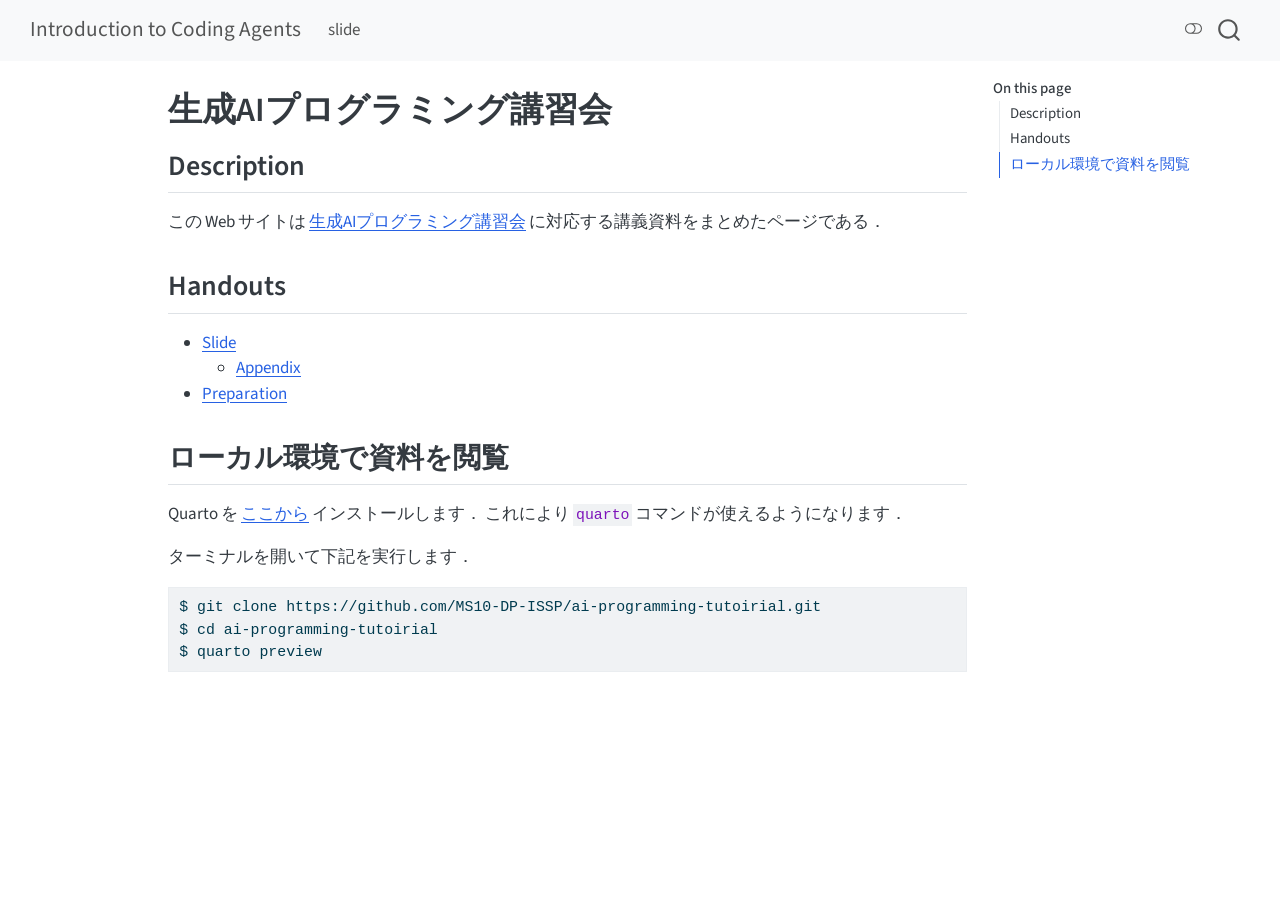
<file: index.html>
<!DOCTYPE html>
<html xmlns="http://www.w3.org/1999/xhtml" lang="en" xml:lang="en"><head>

<meta charset="utf-8">
<meta name="generator" content="quarto-1.8.26">

<meta name="viewport" content="width=device-width, initial-scale=1.0, user-scalable=yes">


<title>生成AIプログラミング講習会 – Introduction to Coding Agents</title>
<style>
code{white-space: pre-wrap;}
span.smallcaps{font-variant: small-caps;}
div.columns{display: flex; gap: min(4vw, 1.5em);}
div.column{flex: auto; overflow-x: auto;}
div.hanging-indent{margin-left: 1.5em; text-indent: -1.5em;}
ul.task-list{list-style: none;}
ul.task-list li input[type="checkbox"] {
  width: 0.8em;
  margin: 0 0.8em 0.2em -1em; /* quarto-specific, see https://github.com/quarto-dev/quarto-cli/issues/4556 */ 
  vertical-align: middle;
}
/* CSS for syntax highlighting */
html { -webkit-text-size-adjust: 100%; }
pre > code.sourceCode { white-space: pre; position: relative; }
pre > code.sourceCode > span { display: inline-block; line-height: 1.25; }
pre > code.sourceCode > span:empty { height: 1.2em; }
.sourceCode { overflow: visible; }
code.sourceCode > span { color: inherit; text-decoration: inherit; }
div.sourceCode { margin: 1em 0; }
pre.sourceCode { margin: 0; }
@media screen {
div.sourceCode { overflow: auto; }
}
@media print {
pre > code.sourceCode { white-space: pre-wrap; }
pre > code.sourceCode > span { text-indent: -5em; padding-left: 5em; }
}
pre.numberSource code
  { counter-reset: source-line 0; }
pre.numberSource code > span
  { position: relative; left: -4em; counter-increment: source-line; }
pre.numberSource code > span > a:first-child::before
  { content: counter(source-line);
    position: relative; left: -1em; text-align: right; vertical-align: baseline;
    border: none; display: inline-block;
    -webkit-touch-callout: none; -webkit-user-select: none;
    -khtml-user-select: none; -moz-user-select: none;
    -ms-user-select: none; user-select: none;
    padding: 0 4px; width: 4em;
  }
pre.numberSource { margin-left: 3em;  padding-left: 4px; }
div.sourceCode
  {   }
@media screen {
pre > code.sourceCode > span > a:first-child::before { text-decoration: underline; }
}
</style>


<script src="site_libs/quarto-nav/quarto-nav.js"></script>
<script src="site_libs/quarto-nav/headroom.min.js"></script>
<script src="site_libs/clipboard/clipboard.min.js"></script>
<script src="site_libs/quarto-search/autocomplete.umd.js"></script>
<script src="site_libs/quarto-search/fuse.min.js"></script>
<script src="site_libs/quarto-search/quarto-search.js"></script>
<meta name="quarto:offset" content="./">
<script src="site_libs/quarto-html/quarto.js" type="module"></script>
<script src="site_libs/quarto-html/tabsets/tabsets.js" type="module"></script>
<script src="site_libs/quarto-html/axe/axe-check.js" type="module"></script>
<script src="site_libs/quarto-html/popper.min.js"></script>
<script src="site_libs/quarto-html/tippy.umd.min.js"></script>
<script src="site_libs/quarto-html/anchor.min.js"></script>
<link href="site_libs/quarto-html/tippy.css" rel="stylesheet">
<link href="site_libs/quarto-html/quarto-syntax-highlighting-587c61ba64f3a5504c4d52d930310e48.css" rel="stylesheet" class="quarto-color-scheme" id="quarto-text-highlighting-styles">
<link href="site_libs/quarto-html/quarto-syntax-highlighting-dark-b758ccaa5987ceb1b75504551e579abf.css" rel="stylesheet" class="quarto-color-scheme quarto-color-alternate" id="quarto-text-highlighting-styles">
<link href="site_libs/quarto-html/quarto-syntax-highlighting-587c61ba64f3a5504c4d52d930310e48.css" rel="stylesheet" class="quarto-color-scheme-extra" id="quarto-text-highlighting-styles">
<script src="site_libs/bootstrap/bootstrap.min.js"></script>
<link href="site_libs/bootstrap/bootstrap-icons.css" rel="stylesheet">
<link href="site_libs/bootstrap/bootstrap-5b4ad623e5705c0698d39aec6f10cf02.min.css" rel="stylesheet" append-hash="true" class="quarto-color-scheme" id="quarto-bootstrap" data-mode="light">
<link href="site_libs/bootstrap/bootstrap-dark-de0ed3b9a49d5daa615839eefb10c6a7.min.css" rel="stylesheet" append-hash="true" class="quarto-color-scheme quarto-color-alternate" id="quarto-bootstrap" data-mode="dark">
<link href="site_libs/bootstrap/bootstrap-5b4ad623e5705c0698d39aec6f10cf02.min.css" rel="stylesheet" append-hash="true" class="quarto-color-scheme-extra" id="quarto-bootstrap" data-mode="light">
<script id="quarto-search-options" type="application/json">{
  "location": "navbar",
  "copy-button": false,
  "collapse-after": 3,
  "panel-placement": "end",
  "type": "overlay",
  "limit": 50,
  "keyboard-shortcut": [
    "f",
    "/",
    "s"
  ],
  "show-item-context": false,
  "language": {
    "search-no-results-text": "No results",
    "search-matching-documents-text": "matching documents",
    "search-copy-link-title": "Copy link to search",
    "search-hide-matches-text": "Hide additional matches",
    "search-more-match-text": "more match in this document",
    "search-more-matches-text": "more matches in this document",
    "search-clear-button-title": "Clear",
    "search-text-placeholder": "",
    "search-detached-cancel-button-title": "Cancel",
    "search-submit-button-title": "Submit",
    "search-label": "Search"
  }
}</script>


</head>

<body class="nav-fixed quarto-light"><script id="quarto-html-before-body" type="application/javascript">
    const toggleBodyColorMode = (bsSheetEl) => {
      const mode = bsSheetEl.getAttribute("data-mode");
      const bodyEl = window.document.querySelector("body");
      if (mode === "dark") {
        bodyEl.classList.add("quarto-dark");
        bodyEl.classList.remove("quarto-light");
      } else {
        bodyEl.classList.add("quarto-light");
        bodyEl.classList.remove("quarto-dark");
      }
    }
    const toggleBodyColorPrimary = () => {
      const bsSheetEl = window.document.querySelector("link#quarto-bootstrap:not([rel=disabled-stylesheet])");
      if (bsSheetEl) {
        toggleBodyColorMode(bsSheetEl);
      }
    }
    const setColorSchemeToggle = (alternate) => {
      const toggles = window.document.querySelectorAll('.quarto-color-scheme-toggle');
      for (let i=0; i < toggles.length; i++) {
        const toggle = toggles[i];
        if (toggle) {
          if (alternate) {
            toggle.classList.add("alternate");
          } else {
            toggle.classList.remove("alternate");
          }
        }
      }
    };
    const toggleColorMode = (alternate) => {
      // Switch the stylesheets
      const primaryStylesheets = window.document.querySelectorAll('link.quarto-color-scheme:not(.quarto-color-alternate)');
      const alternateStylesheets = window.document.querySelectorAll('link.quarto-color-scheme.quarto-color-alternate');
      manageTransitions('#quarto-margin-sidebar .nav-link', false);
      if (alternate) {
        // note: dark is layered on light, we don't disable primary!
        enableStylesheet(alternateStylesheets);
        for (const sheetNode of alternateStylesheets) {
          if (sheetNode.id === "quarto-bootstrap") {
            toggleBodyColorMode(sheetNode);
          }
        }
      } else {
        disableStylesheet(alternateStylesheets);
        enableStylesheet(primaryStylesheets)
        toggleBodyColorPrimary();
      }
      manageTransitions('#quarto-margin-sidebar .nav-link', true);
      // Switch the toggles
      setColorSchemeToggle(alternate)
      // Hack to workaround the fact that safari doesn't
      // properly recolor the scrollbar when toggling (#1455)
      if (navigator.userAgent.indexOf('Safari') > 0 && navigator.userAgent.indexOf('Chrome') == -1) {
        manageTransitions("body", false);
        window.scrollTo(0, 1);
        setTimeout(() => {
          window.scrollTo(0, 0);
          manageTransitions("body", true);
        }, 40);
      }
    }
    const disableStylesheet = (stylesheets) => {
      for (let i=0; i < stylesheets.length; i++) {
        const stylesheet = stylesheets[i];
        stylesheet.rel = 'disabled-stylesheet';
      }
    }
    const enableStylesheet = (stylesheets) => {
      for (let i=0; i < stylesheets.length; i++) {
        const stylesheet = stylesheets[i];
        if(stylesheet.rel !== 'stylesheet') { // for Chrome, which will still FOUC without this check
          stylesheet.rel = 'stylesheet';
        }
      }
    }
    const manageTransitions = (selector, allowTransitions) => {
      const els = window.document.querySelectorAll(selector);
      for (let i=0; i < els.length; i++) {
        const el = els[i];
        if (allowTransitions) {
          el.classList.remove('notransition');
        } else {
          el.classList.add('notransition');
        }
      }
    }
    const isFileUrl = () => {
      return window.location.protocol === 'file:';
    }
    const hasAlternateSentinel = () => {
      let styleSentinel = getColorSchemeSentinel();
      if (styleSentinel !== null) {
        return styleSentinel === "alternate";
      } else {
        return false;
      }
    }
    const setStyleSentinel = (alternate) => {
      const value = alternate ? "alternate" : "default";
      if (!isFileUrl()) {
        window.localStorage.setItem("quarto-color-scheme", value);
      } else {
        localAlternateSentinel = value;
      }
    }
    const getColorSchemeSentinel = () => {
      if (!isFileUrl()) {
        const storageValue = window.localStorage.getItem("quarto-color-scheme");
        return storageValue != null ? storageValue : localAlternateSentinel;
      } else {
        return localAlternateSentinel;
      }
    }
    const toggleGiscusIfUsed = (isAlternate, darkModeDefault) => {
      const baseTheme = document.querySelector('#giscus-base-theme')?.value ?? 'light';
      const alternateTheme = document.querySelector('#giscus-alt-theme')?.value ?? 'dark';
      let newTheme = '';
      if(authorPrefersDark) {
        newTheme = isAlternate ? baseTheme : alternateTheme;
      } else {
        newTheme = isAlternate ? alternateTheme : baseTheme;
      }
      const changeGiscusTheme = () => {
        // From: https://github.com/giscus/giscus/issues/336
        const sendMessage = (message) => {
          const iframe = document.querySelector('iframe.giscus-frame');
          if (!iframe) return;
          iframe.contentWindow.postMessage({ giscus: message }, 'https://giscus.app');
        }
        sendMessage({
          setConfig: {
            theme: newTheme
          }
        });
      }
      const isGiscussLoaded = window.document.querySelector('iframe.giscus-frame') !== null;
      if (isGiscussLoaded) {
        changeGiscusTheme();
      }
    };
    const authorPrefersDark = false;
    const darkModeDefault = authorPrefersDark;
      document.querySelector('link#quarto-text-highlighting-styles.quarto-color-scheme-extra').rel = 'disabled-stylesheet';
      document.querySelector('link#quarto-bootstrap.quarto-color-scheme-extra').rel = 'disabled-stylesheet';
    let localAlternateSentinel = darkModeDefault ? 'alternate' : 'default';
    // Dark / light mode switch
    window.quartoToggleColorScheme = () => {
      // Read the current dark / light value
      let toAlternate = !hasAlternateSentinel();
      toggleColorMode(toAlternate);
      setStyleSentinel(toAlternate);
      toggleGiscusIfUsed(toAlternate, darkModeDefault);
      window.dispatchEvent(new Event('resize'));
    };
    // Switch to dark mode if need be
    if (hasAlternateSentinel()) {
      toggleColorMode(true);
    } else {
      toggleColorMode(false);
    }
  </script>

<div id="quarto-search-results"></div>
  <header id="quarto-header" class="headroom fixed-top">
    <nav class="navbar navbar-expand-lg " data-bs-theme="dark">
      <div class="navbar-container container-fluid">
      <div class="navbar-brand-container mx-auto">
    <a class="navbar-brand" href="./index.html">
    <span class="navbar-title">Introduction to Coding Agents</span>
    </a>
  </div>
            <div id="quarto-search" class="" title="Search"></div>
          <button class="navbar-toggler" type="button" data-bs-toggle="collapse" data-bs-target="#navbarCollapse" aria-controls="navbarCollapse" role="menu" aria-expanded="false" aria-label="Toggle navigation" onclick="if (window.quartoToggleHeadroom) { window.quartoToggleHeadroom(); }">
  <span class="navbar-toggler-icon"></span>
</button>
          <div class="collapse navbar-collapse" id="navbarCollapse">
            <ul class="navbar-nav navbar-nav-scroll me-auto">
  <li class="nav-item">
    <a class="nav-link" href="./slides/slide.html"> 
<span class="menu-text">slide</span></a>
  </li>  
</ul>
          </div> <!-- /navcollapse -->
            <div class="quarto-navbar-tools">
  <a href="" class="quarto-color-scheme-toggle quarto-navigation-tool  px-1" onclick="window.quartoToggleColorScheme(); return false;" title="Toggle dark mode"><i class="bi"></i></a>
</div>
      </div> <!-- /container-fluid -->
    </nav>
</header>
<!-- content -->
<div id="quarto-content" class="quarto-container page-columns page-rows-contents page-layout-article page-navbar">
<!-- sidebar -->
<!-- margin-sidebar -->
    <div id="quarto-margin-sidebar" class="sidebar margin-sidebar">
        <nav id="TOC" role="doc-toc" class="toc-active">
    <h2 id="toc-title">On this page</h2>
   
  <ul>
  <li><a href="#description" id="toc-description" class="nav-link active" data-scroll-target="#description">Description</a></li>
  <li><a href="#handouts" id="toc-handouts" class="nav-link" data-scroll-target="#handouts">Handouts</a></li>
  <li><a href="#ローカル環境で資料を閲覧" id="toc-ローカル環境で資料を閲覧" class="nav-link" data-scroll-target="#ローカル環境で資料を閲覧">ローカル環境で資料を閲覧</a></li>
  </ul>
</nav>
    </div>
<!-- main -->
<main class="content" id="quarto-document-content">


<header id="title-block-header" class="quarto-title-block default">
<div class="quarto-title">
<h1 class="title">生成AIプログラミング講習会</h1>
</div>



<div class="quarto-title-meta">

    
  
    
  </div>
  


</header>


<section id="description" class="level2">
<h2 class="anchored" data-anchor-id="description">Description</h2>
<p>この Web サイトは <a href="https://indico.nifs.ac.jp/event/105/">生成AIプログラミング講習会</a> に対応する講義資料をまとめたページである．</p>
</section>
<section id="handouts" class="level2">
<h2 class="anchored" data-anchor-id="handouts">Handouts</h2>
<ul>
<li><a href="./slides/slide.html">Slide</a>
<ul>
<li><a href="./slides/settings_json.html">Appendix</a></li>
</ul></li>
<li><a href="./handouts/preparation.html">Preparation</a></li>
</ul>
</section>
<section id="ローカル環境で資料を閲覧" class="level2">
<h2 class="anchored" data-anchor-id="ローカル環境で資料を閲覧">ローカル環境で資料を閲覧</h2>
<p>Quarto を <a href="https://quarto.org/docs/download/">ここから</a> インストールします． これにより <code>quarto</code> コマンドが使えるようになります．</p>
<p>ターミナルを開いて下記を実行します．</p>
<div class="code-copy-outer-scaffold"><div class="sourceCode" id="cb1"><pre class="sourceCode sh code-with-copy"><code class="sourceCode bash"><span id="cb1-1"><a href="#cb1-1" aria-hidden="true" tabindex="-1"></a><span class="ex">$</span> git clone https://github.com/MS10-DP-ISSP/ai-programming-tutoirial.git</span>
<span id="cb1-2"><a href="#cb1-2" aria-hidden="true" tabindex="-1"></a><span class="ex">$</span> cd ai-programming-tutoirial</span>
<span id="cb1-3"><a href="#cb1-3" aria-hidden="true" tabindex="-1"></a><span class="ex">$</span> quarto preview</span></code></pre></div><button title="Copy to Clipboard" class="code-copy-button"><i class="bi"></i></button></div>


</section>

</main> <!-- /main -->
<script id="quarto-html-after-body" type="application/javascript">
  window.document.addEventListener("DOMContentLoaded", function (event) {
    // Ensure there is a toggle, if there isn't float one in the top right
    if (window.document.querySelector('.quarto-color-scheme-toggle') === null) {
      const a = window.document.createElement('a');
      a.classList.add('top-right');
      a.classList.add('quarto-color-scheme-toggle');
      a.href = "";
      a.onclick = function() { try { window.quartoToggleColorScheme(); } catch {} return false; };
      const i = window.document.createElement("i");
      i.classList.add('bi');
      a.appendChild(i);
      window.document.body.appendChild(a);
    }
    setColorSchemeToggle(hasAlternateSentinel())
    const icon = "";
    const anchorJS = new window.AnchorJS();
    anchorJS.options = {
      placement: 'right',
      icon: icon
    };
    anchorJS.add('.anchored');
    const isCodeAnnotation = (el) => {
      for (const clz of el.classList) {
        if (clz.startsWith('code-annotation-')) {                     
          return true;
        }
      }
      return false;
    }
    const onCopySuccess = function(e) {
      // button target
      const button = e.trigger;
      // don't keep focus
      button.blur();
      // flash "checked"
      button.classList.add('code-copy-button-checked');
      var currentTitle = button.getAttribute("title");
      button.setAttribute("title", "Copied!");
      let tooltip;
      if (window.bootstrap) {
        button.setAttribute("data-bs-toggle", "tooltip");
        button.setAttribute("data-bs-placement", "left");
        button.setAttribute("data-bs-title", "Copied!");
        tooltip = new bootstrap.Tooltip(button, 
          { trigger: "manual", 
            customClass: "code-copy-button-tooltip",
            offset: [0, -8]});
        tooltip.show();    
      }
      setTimeout(function() {
        if (tooltip) {
          tooltip.hide();
          button.removeAttribute("data-bs-title");
          button.removeAttribute("data-bs-toggle");
          button.removeAttribute("data-bs-placement");
        }
        button.setAttribute("title", currentTitle);
        button.classList.remove('code-copy-button-checked');
      }, 1000);
      // clear code selection
      e.clearSelection();
    }
    const getTextToCopy = function(trigger) {
      const outerScaffold = trigger.parentElement.cloneNode(true);
      const codeEl = outerScaffold.querySelector('code');
      for (const childEl of codeEl.children) {
        if (isCodeAnnotation(childEl)) {
          childEl.remove();
        }
      }
      return codeEl.innerText;
    }
    const clipboard = new window.ClipboardJS('.code-copy-button:not([data-in-quarto-modal])', {
      text: getTextToCopy
    });
    clipboard.on('success', onCopySuccess);
    if (window.document.getElementById('quarto-embedded-source-code-modal')) {
      const clipboardModal = new window.ClipboardJS('.code-copy-button[data-in-quarto-modal]', {
        text: getTextToCopy,
        container: window.document.getElementById('quarto-embedded-source-code-modal')
      });
      clipboardModal.on('success', onCopySuccess);
    }
      var localhostRegex = new RegExp(/^(?:http|https):\/\/localhost\:?[0-9]*\//);
      var mailtoRegex = new RegExp(/^mailto:/);
        var filterRegex = new RegExp("https:\/\/MS10-DP-ISSP\.github\.io\/ai-programming-tutoirial\/");
      var isInternal = (href) => {
          return filterRegex.test(href) || localhostRegex.test(href) || mailtoRegex.test(href);
      }
      // Inspect non-navigation links and adorn them if external
     var links = window.document.querySelectorAll('a[href]:not(.nav-link):not(.navbar-brand):not(.toc-action):not(.sidebar-link):not(.sidebar-item-toggle):not(.pagination-link):not(.no-external):not([aria-hidden]):not(.dropdown-item):not(.quarto-navigation-tool):not(.about-link)');
      for (var i=0; i<links.length; i++) {
        const link = links[i];
        if (!isInternal(link.href)) {
          // undo the damage that might have been done by quarto-nav.js in the case of
          // links that we want to consider external
          if (link.dataset.originalHref !== undefined) {
            link.href = link.dataset.originalHref;
          }
        }
      }
    function tippyHover(el, contentFn, onTriggerFn, onUntriggerFn) {
      const config = {
        allowHTML: true,
        maxWidth: 500,
        delay: 100,
        arrow: false,
        appendTo: function(el) {
            return el.parentElement;
        },
        interactive: true,
        interactiveBorder: 10,
        theme: 'quarto',
        placement: 'bottom-start',
      };
      if (contentFn) {
        config.content = contentFn;
      }
      if (onTriggerFn) {
        config.onTrigger = onTriggerFn;
      }
      if (onUntriggerFn) {
        config.onUntrigger = onUntriggerFn;
      }
      window.tippy(el, config); 
    }
    const noterefs = window.document.querySelectorAll('a[role="doc-noteref"]');
    for (var i=0; i<noterefs.length; i++) {
      const ref = noterefs[i];
      tippyHover(ref, function() {
        // use id or data attribute instead here
        let href = ref.getAttribute('data-footnote-href') || ref.getAttribute('href');
        try { href = new URL(href).hash; } catch {}
        const id = href.replace(/^#\/?/, "");
        const note = window.document.getElementById(id);
        if (note) {
          return note.innerHTML;
        } else {
          return "";
        }
      });
    }
    const xrefs = window.document.querySelectorAll('a.quarto-xref');
    const processXRef = (id, note) => {
      // Strip column container classes
      const stripColumnClz = (el) => {
        el.classList.remove("page-full", "page-columns");
        if (el.children) {
          for (const child of el.children) {
            stripColumnClz(child);
          }
        }
      }
      stripColumnClz(note)
      if (id === null || id.startsWith('sec-')) {
        // Special case sections, only their first couple elements
        const container = document.createElement("div");
        if (note.children && note.children.length > 2) {
          container.appendChild(note.children[0].cloneNode(true));
          for (let i = 1; i < note.children.length; i++) {
            const child = note.children[i];
            if (child.tagName === "P" && child.innerText === "") {
              continue;
            } else {
              container.appendChild(child.cloneNode(true));
              break;
            }
          }
          if (window.Quarto?.typesetMath) {
            window.Quarto.typesetMath(container);
          }
          return container.innerHTML
        } else {
          if (window.Quarto?.typesetMath) {
            window.Quarto.typesetMath(note);
          }
          return note.innerHTML;
        }
      } else {
        // Remove any anchor links if they are present
        const anchorLink = note.querySelector('a.anchorjs-link');
        if (anchorLink) {
          anchorLink.remove();
        }
        if (window.Quarto?.typesetMath) {
          window.Quarto.typesetMath(note);
        }
        if (note.classList.contains("callout")) {
          return note.outerHTML;
        } else {
          return note.innerHTML;
        }
      }
    }
    for (var i=0; i<xrefs.length; i++) {
      const xref = xrefs[i];
      tippyHover(xref, undefined, function(instance) {
        instance.disable();
        let url = xref.getAttribute('href');
        let hash = undefined; 
        if (url.startsWith('#')) {
          hash = url;
        } else {
          try { hash = new URL(url).hash; } catch {}
        }
        if (hash) {
          const id = hash.replace(/^#\/?/, "");
          const note = window.document.getElementById(id);
          if (note !== null) {
            try {
              const html = processXRef(id, note.cloneNode(true));
              instance.setContent(html);
            } finally {
              instance.enable();
              instance.show();
            }
          } else {
            // See if we can fetch this
            fetch(url.split('#')[0])
            .then(res => res.text())
            .then(html => {
              const parser = new DOMParser();
              const htmlDoc = parser.parseFromString(html, "text/html");
              const note = htmlDoc.getElementById(id);
              if (note !== null) {
                const html = processXRef(id, note);
                instance.setContent(html);
              } 
            }).finally(() => {
              instance.enable();
              instance.show();
            });
          }
        } else {
          // See if we can fetch a full url (with no hash to target)
          // This is a special case and we should probably do some content thinning / targeting
          fetch(url)
          .then(res => res.text())
          .then(html => {
            const parser = new DOMParser();
            const htmlDoc = parser.parseFromString(html, "text/html");
            const note = htmlDoc.querySelector('main.content');
            if (note !== null) {
              // This should only happen for chapter cross references
              // (since there is no id in the URL)
              // remove the first header
              if (note.children.length > 0 && note.children[0].tagName === "HEADER") {
                note.children[0].remove();
              }
              const html = processXRef(null, note);
              instance.setContent(html);
            } 
          }).finally(() => {
            instance.enable();
            instance.show();
          });
        }
      }, function(instance) {
      });
    }
        let selectedAnnoteEl;
        const selectorForAnnotation = ( cell, annotation) => {
          let cellAttr = 'data-code-cell="' + cell + '"';
          let lineAttr = 'data-code-annotation="' +  annotation + '"';
          const selector = 'span[' + cellAttr + '][' + lineAttr + ']';
          return selector;
        }
        const selectCodeLines = (annoteEl) => {
          const doc = window.document;
          const targetCell = annoteEl.getAttribute("data-target-cell");
          const targetAnnotation = annoteEl.getAttribute("data-target-annotation");
          const annoteSpan = window.document.querySelector(selectorForAnnotation(targetCell, targetAnnotation));
          const lines = annoteSpan.getAttribute("data-code-lines").split(",");
          const lineIds = lines.map((line) => {
            return targetCell + "-" + line;
          })
          let top = null;
          let height = null;
          let parent = null;
          if (lineIds.length > 0) {
              //compute the position of the single el (top and bottom and make a div)
              const el = window.document.getElementById(lineIds[0]);
              top = el.offsetTop;
              height = el.offsetHeight;
              parent = el.parentElement.parentElement;
            if (lineIds.length > 1) {
              const lastEl = window.document.getElementById(lineIds[lineIds.length - 1]);
              const bottom = lastEl.offsetTop + lastEl.offsetHeight;
              height = bottom - top;
            }
            if (top !== null && height !== null && parent !== null) {
              // cook up a div (if necessary) and position it 
              let div = window.document.getElementById("code-annotation-line-highlight");
              if (div === null) {
                div = window.document.createElement("div");
                div.setAttribute("id", "code-annotation-line-highlight");
                div.style.position = 'absolute';
                parent.appendChild(div);
              }
              div.style.top = top - 2 + "px";
              div.style.height = height + 4 + "px";
              div.style.left = 0;
              let gutterDiv = window.document.getElementById("code-annotation-line-highlight-gutter");
              if (gutterDiv === null) {
                gutterDiv = window.document.createElement("div");
                gutterDiv.setAttribute("id", "code-annotation-line-highlight-gutter");
                gutterDiv.style.position = 'absolute';
                const codeCell = window.document.getElementById(targetCell);
                const gutter = codeCell.querySelector('.code-annotation-gutter');
                gutter.appendChild(gutterDiv);
              }
              gutterDiv.style.top = top - 2 + "px";
              gutterDiv.style.height = height + 4 + "px";
            }
            selectedAnnoteEl = annoteEl;
          }
        };
        const unselectCodeLines = () => {
          const elementsIds = ["code-annotation-line-highlight", "code-annotation-line-highlight-gutter"];
          elementsIds.forEach((elId) => {
            const div = window.document.getElementById(elId);
            if (div) {
              div.remove();
            }
          });
          selectedAnnoteEl = undefined;
        };
          // Handle positioning of the toggle
      window.addEventListener(
        "resize",
        throttle(() => {
          elRect = undefined;
          if (selectedAnnoteEl) {
            selectCodeLines(selectedAnnoteEl);
          }
        }, 10)
      );
      function throttle(fn, ms) {
      let throttle = false;
      let timer;
        return (...args) => {
          if(!throttle) { // first call gets through
              fn.apply(this, args);
              throttle = true;
          } else { // all the others get throttled
              if(timer) clearTimeout(timer); // cancel #2
              timer = setTimeout(() => {
                fn.apply(this, args);
                timer = throttle = false;
              }, ms);
          }
        };
      }
        // Attach click handler to the DT
        const annoteDls = window.document.querySelectorAll('dt[data-target-cell]');
        for (const annoteDlNode of annoteDls) {
          annoteDlNode.addEventListener('click', (event) => {
            const clickedEl = event.target;
            if (clickedEl !== selectedAnnoteEl) {
              unselectCodeLines();
              const activeEl = window.document.querySelector('dt[data-target-cell].code-annotation-active');
              if (activeEl) {
                activeEl.classList.remove('code-annotation-active');
              }
              selectCodeLines(clickedEl);
              clickedEl.classList.add('code-annotation-active');
            } else {
              // Unselect the line
              unselectCodeLines();
              clickedEl.classList.remove('code-annotation-active');
            }
          });
        }
    const findCites = (el) => {
      const parentEl = el.parentElement;
      if (parentEl) {
        const cites = parentEl.dataset.cites;
        if (cites) {
          return {
            el,
            cites: cites.split(' ')
          };
        } else {
          return findCites(el.parentElement)
        }
      } else {
        return undefined;
      }
    };
    var bibliorefs = window.document.querySelectorAll('a[role="doc-biblioref"]');
    for (var i=0; i<bibliorefs.length; i++) {
      const ref = bibliorefs[i];
      const citeInfo = findCites(ref);
      if (citeInfo) {
        tippyHover(citeInfo.el, function() {
          var popup = window.document.createElement('div');
          citeInfo.cites.forEach(function(cite) {
            var citeDiv = window.document.createElement('div');
            citeDiv.classList.add('hanging-indent');
            citeDiv.classList.add('csl-entry');
            var biblioDiv = window.document.getElementById('ref-' + cite);
            if (biblioDiv) {
              citeDiv.innerHTML = biblioDiv.innerHTML;
            }
            popup.appendChild(citeDiv);
          });
          return popup.innerHTML;
        });
      }
    }
  });
  </script>
</div> <!-- /content -->




</body></html>
</file>
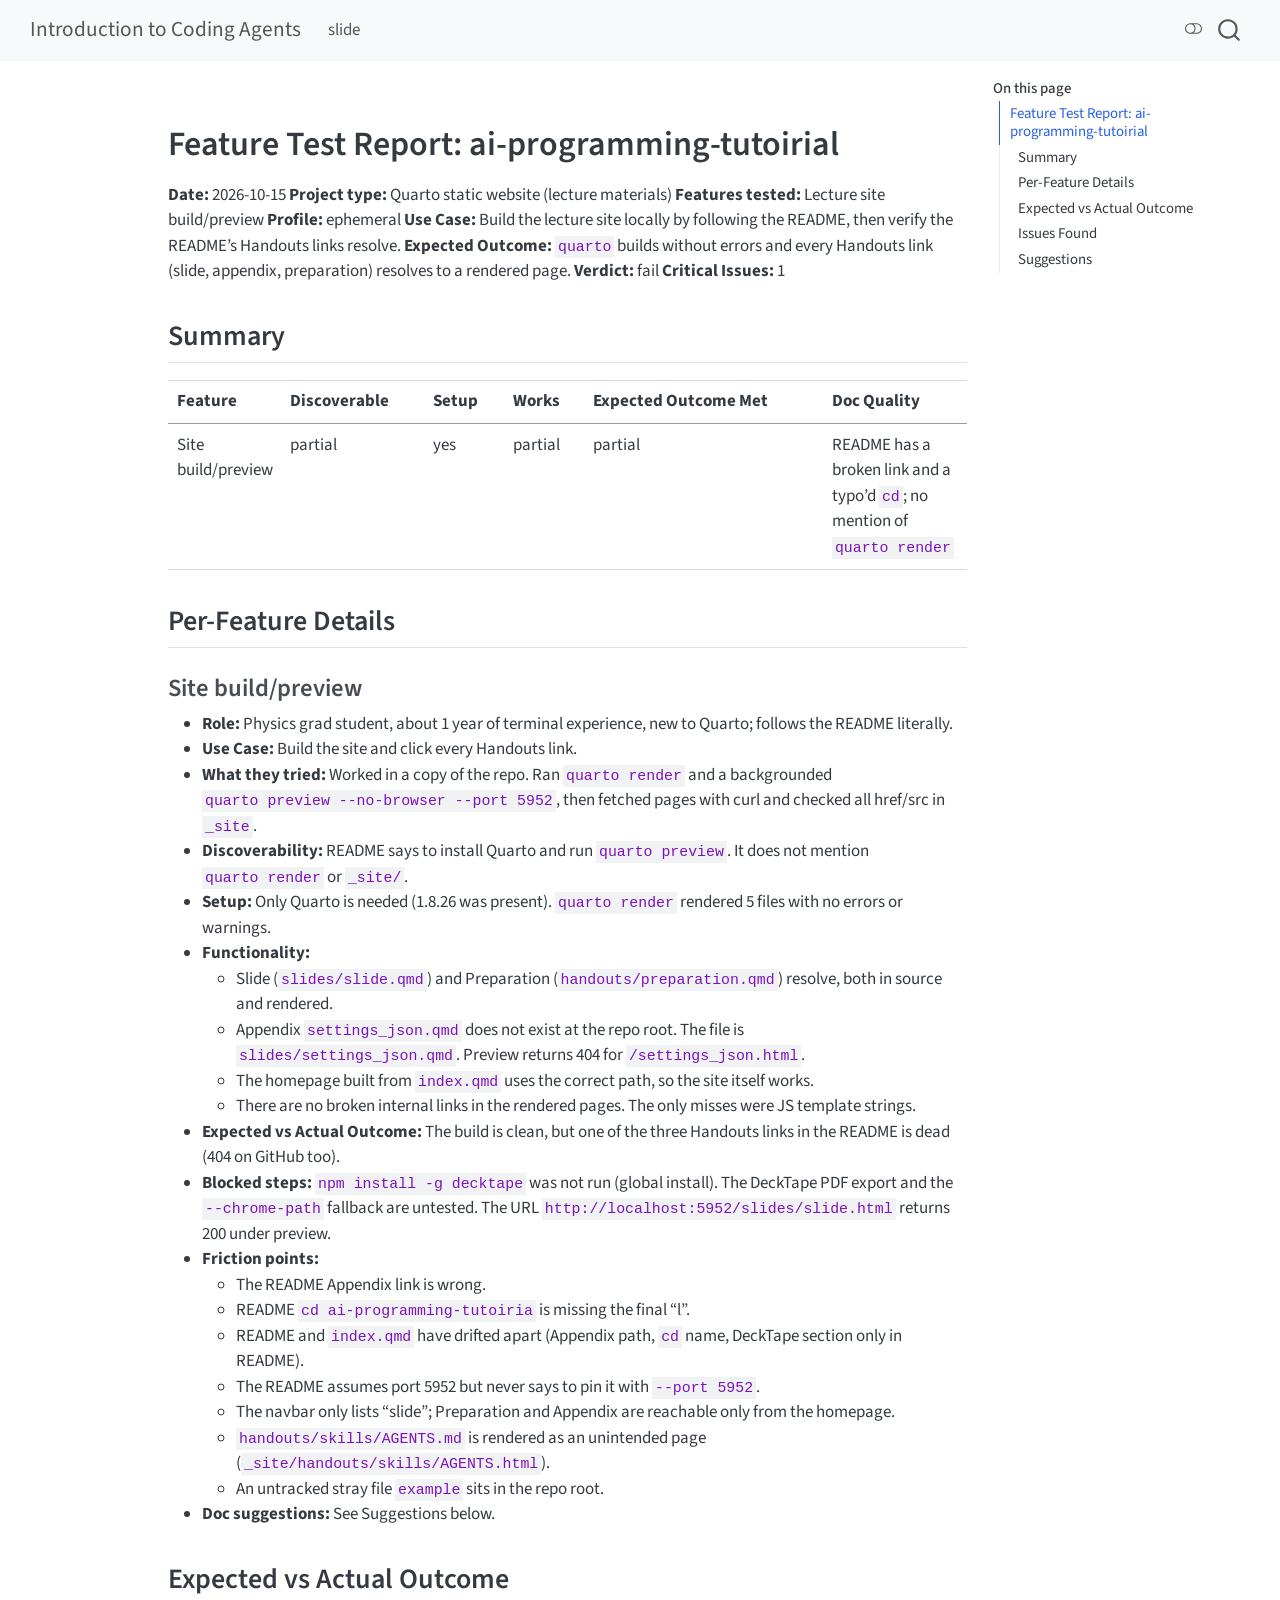
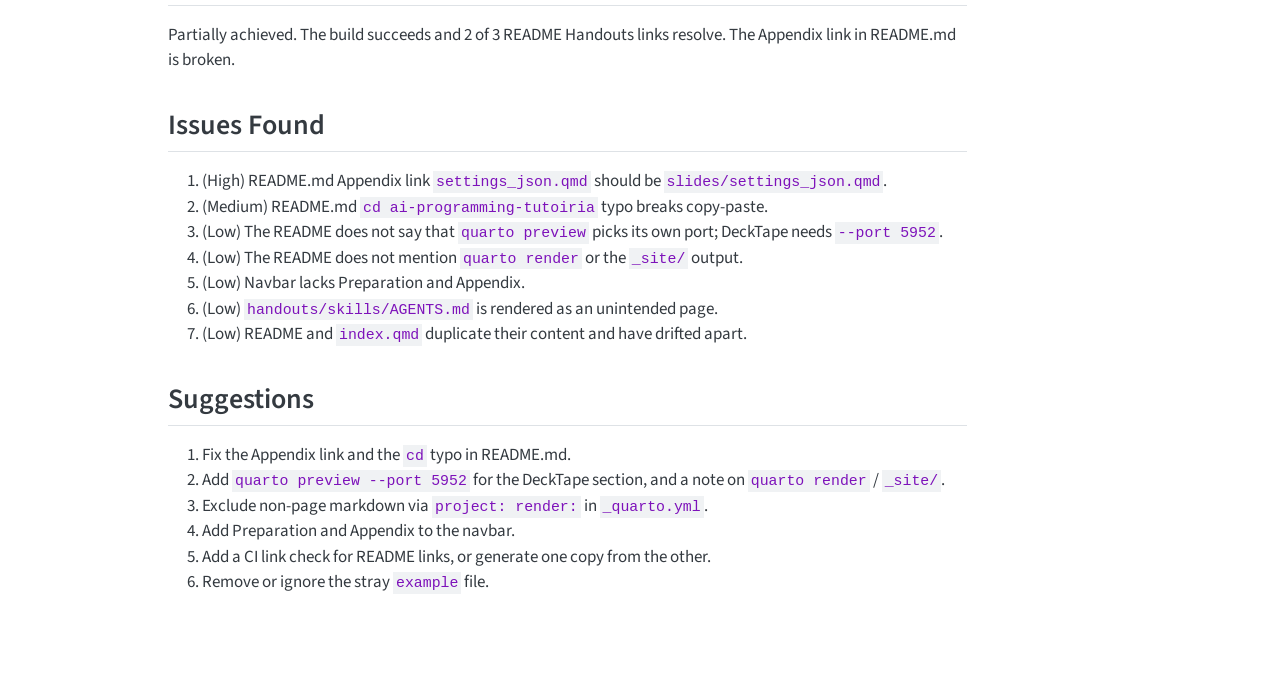
<file: docs/test-reports/test-feature-20261015-155327.html>
<!DOCTYPE html>
<html xmlns="http://www.w3.org/1999/xhtml" lang="en" xml:lang="en"><head>

<meta charset="utf-8">
<meta name="generator" content="quarto-1.8.26">

<meta name="viewport" content="width=device-width, initial-scale=1.0, user-scalable=yes">


<title>test-feature-20261015-155327 – Introduction to Coding Agents</title>
<style>
code{white-space: pre-wrap;}
span.smallcaps{font-variant: small-caps;}
div.columns{display: flex; gap: min(4vw, 1.5em);}
div.column{flex: auto; overflow-x: auto;}
div.hanging-indent{margin-left: 1.5em; text-indent: -1.5em;}
ul.task-list{list-style: none;}
ul.task-list li input[type="checkbox"] {
  width: 0.8em;
  margin: 0 0.8em 0.2em -1em; /* quarto-specific, see https://github.com/quarto-dev/quarto-cli/issues/4556 */ 
  vertical-align: middle;
}
</style>


<script src="../../site_libs/quarto-nav/quarto-nav.js"></script>
<script src="../../site_libs/quarto-nav/headroom.min.js"></script>
<script src="../../site_libs/clipboard/clipboard.min.js"></script>
<script src="../../site_libs/quarto-search/autocomplete.umd.js"></script>
<script src="../../site_libs/quarto-search/fuse.min.js"></script>
<script src="../../site_libs/quarto-search/quarto-search.js"></script>
<meta name="quarto:offset" content="../../">
<script src="../../site_libs/quarto-html/quarto.js" type="module"></script>
<script src="../../site_libs/quarto-html/tabsets/tabsets.js" type="module"></script>
<script src="../../site_libs/quarto-html/axe/axe-check.js" type="module"></script>
<script src="../../site_libs/quarto-html/popper.min.js"></script>
<script src="../../site_libs/quarto-html/tippy.umd.min.js"></script>
<script src="../../site_libs/quarto-html/anchor.min.js"></script>
<link href="../../site_libs/quarto-html/tippy.css" rel="stylesheet">
<link href="../../site_libs/quarto-html/quarto-syntax-highlighting-587c61ba64f3a5504c4d52d930310e48.css" rel="stylesheet" class="quarto-color-scheme" id="quarto-text-highlighting-styles">
<link href="../../site_libs/quarto-html/quarto-syntax-highlighting-dark-b758ccaa5987ceb1b75504551e579abf.css" rel="stylesheet" class="quarto-color-scheme quarto-color-alternate" id="quarto-text-highlighting-styles">
<link href="../../site_libs/quarto-html/quarto-syntax-highlighting-587c61ba64f3a5504c4d52d930310e48.css" rel="stylesheet" class="quarto-color-scheme-extra" id="quarto-text-highlighting-styles">
<script src="../../site_libs/bootstrap/bootstrap.min.js"></script>
<link href="../../site_libs/bootstrap/bootstrap-icons.css" rel="stylesheet">
<link href="../../site_libs/bootstrap/bootstrap-5b4ad623e5705c0698d39aec6f10cf02.min.css" rel="stylesheet" append-hash="true" class="quarto-color-scheme" id="quarto-bootstrap" data-mode="light">
<link href="../../site_libs/bootstrap/bootstrap-dark-de0ed3b9a49d5daa615839eefb10c6a7.min.css" rel="stylesheet" append-hash="true" class="quarto-color-scheme quarto-color-alternate" id="quarto-bootstrap" data-mode="dark">
<link href="../../site_libs/bootstrap/bootstrap-5b4ad623e5705c0698d39aec6f10cf02.min.css" rel="stylesheet" append-hash="true" class="quarto-color-scheme-extra" id="quarto-bootstrap" data-mode="light">
<script id="quarto-search-options" type="application/json">{
  "location": "navbar",
  "copy-button": false,
  "collapse-after": 3,
  "panel-placement": "end",
  "type": "overlay",
  "limit": 50,
  "keyboard-shortcut": [
    "f",
    "/",
    "s"
  ],
  "show-item-context": false,
  "language": {
    "search-no-results-text": "No results",
    "search-matching-documents-text": "matching documents",
    "search-copy-link-title": "Copy link to search",
    "search-hide-matches-text": "Hide additional matches",
    "search-more-match-text": "more match in this document",
    "search-more-matches-text": "more matches in this document",
    "search-clear-button-title": "Clear",
    "search-text-placeholder": "",
    "search-detached-cancel-button-title": "Cancel",
    "search-submit-button-title": "Submit",
    "search-label": "Search"
  }
}</script>


</head>

<body class="nav-fixed quarto-light"><script id="quarto-html-before-body" type="application/javascript">
    const toggleBodyColorMode = (bsSheetEl) => {
      const mode = bsSheetEl.getAttribute("data-mode");
      const bodyEl = window.document.querySelector("body");
      if (mode === "dark") {
        bodyEl.classList.add("quarto-dark");
        bodyEl.classList.remove("quarto-light");
      } else {
        bodyEl.classList.add("quarto-light");
        bodyEl.classList.remove("quarto-dark");
      }
    }
    const toggleBodyColorPrimary = () => {
      const bsSheetEl = window.document.querySelector("link#quarto-bootstrap:not([rel=disabled-stylesheet])");
      if (bsSheetEl) {
        toggleBodyColorMode(bsSheetEl);
      }
    }
    const setColorSchemeToggle = (alternate) => {
      const toggles = window.document.querySelectorAll('.quarto-color-scheme-toggle');
      for (let i=0; i < toggles.length; i++) {
        const toggle = toggles[i];
        if (toggle) {
          if (alternate) {
            toggle.classList.add("alternate");
          } else {
            toggle.classList.remove("alternate");
          }
        }
      }
    };
    const toggleColorMode = (alternate) => {
      // Switch the stylesheets
      const primaryStylesheets = window.document.querySelectorAll('link.quarto-color-scheme:not(.quarto-color-alternate)');
      const alternateStylesheets = window.document.querySelectorAll('link.quarto-color-scheme.quarto-color-alternate');
      manageTransitions('#quarto-margin-sidebar .nav-link', false);
      if (alternate) {
        // note: dark is layered on light, we don't disable primary!
        enableStylesheet(alternateStylesheets);
        for (const sheetNode of alternateStylesheets) {
          if (sheetNode.id === "quarto-bootstrap") {
            toggleBodyColorMode(sheetNode);
          }
        }
      } else {
        disableStylesheet(alternateStylesheets);
        enableStylesheet(primaryStylesheets)
        toggleBodyColorPrimary();
      }
      manageTransitions('#quarto-margin-sidebar .nav-link', true);
      // Switch the toggles
      setColorSchemeToggle(alternate)
      // Hack to workaround the fact that safari doesn't
      // properly recolor the scrollbar when toggling (#1455)
      if (navigator.userAgent.indexOf('Safari') > 0 && navigator.userAgent.indexOf('Chrome') == -1) {
        manageTransitions("body", false);
        window.scrollTo(0, 1);
        setTimeout(() => {
          window.scrollTo(0, 0);
          manageTransitions("body", true);
        }, 40);
      }
    }
    const disableStylesheet = (stylesheets) => {
      for (let i=0; i < stylesheets.length; i++) {
        const stylesheet = stylesheets[i];
        stylesheet.rel = 'disabled-stylesheet';
      }
    }
    const enableStylesheet = (stylesheets) => {
      for (let i=0; i < stylesheets.length; i++) {
        const stylesheet = stylesheets[i];
        if(stylesheet.rel !== 'stylesheet') { // for Chrome, which will still FOUC without this check
          stylesheet.rel = 'stylesheet';
        }
      }
    }
    const manageTransitions = (selector, allowTransitions) => {
      const els = window.document.querySelectorAll(selector);
      for (let i=0; i < els.length; i++) {
        const el = els[i];
        if (allowTransitions) {
          el.classList.remove('notransition');
        } else {
          el.classList.add('notransition');
        }
      }
    }
    const isFileUrl = () => {
      return window.location.protocol === 'file:';
    }
    const hasAlternateSentinel = () => {
      let styleSentinel = getColorSchemeSentinel();
      if (styleSentinel !== null) {
        return styleSentinel === "alternate";
      } else {
        return false;
      }
    }
    const setStyleSentinel = (alternate) => {
      const value = alternate ? "alternate" : "default";
      if (!isFileUrl()) {
        window.localStorage.setItem("quarto-color-scheme", value);
      } else {
        localAlternateSentinel = value;
      }
    }
    const getColorSchemeSentinel = () => {
      if (!isFileUrl()) {
        const storageValue = window.localStorage.getItem("quarto-color-scheme");
        return storageValue != null ? storageValue : localAlternateSentinel;
      } else {
        return localAlternateSentinel;
      }
    }
    const toggleGiscusIfUsed = (isAlternate, darkModeDefault) => {
      const baseTheme = document.querySelector('#giscus-base-theme')?.value ?? 'light';
      const alternateTheme = document.querySelector('#giscus-alt-theme')?.value ?? 'dark';
      let newTheme = '';
      if(authorPrefersDark) {
        newTheme = isAlternate ? baseTheme : alternateTheme;
      } else {
        newTheme = isAlternate ? alternateTheme : baseTheme;
      }
      const changeGiscusTheme = () => {
        // From: https://github.com/giscus/giscus/issues/336
        const sendMessage = (message) => {
          const iframe = document.querySelector('iframe.giscus-frame');
          if (!iframe) return;
          iframe.contentWindow.postMessage({ giscus: message }, 'https://giscus.app');
        }
        sendMessage({
          setConfig: {
            theme: newTheme
          }
        });
      }
      const isGiscussLoaded = window.document.querySelector('iframe.giscus-frame') !== null;
      if (isGiscussLoaded) {
        changeGiscusTheme();
      }
    };
    const authorPrefersDark = false;
    const darkModeDefault = authorPrefersDark;
      document.querySelector('link#quarto-text-highlighting-styles.quarto-color-scheme-extra').rel = 'disabled-stylesheet';
      document.querySelector('link#quarto-bootstrap.quarto-color-scheme-extra').rel = 'disabled-stylesheet';
    let localAlternateSentinel = darkModeDefault ? 'alternate' : 'default';
    // Dark / light mode switch
    window.quartoToggleColorScheme = () => {
      // Read the current dark / light value
      let toAlternate = !hasAlternateSentinel();
      toggleColorMode(toAlternate);
      setStyleSentinel(toAlternate);
      toggleGiscusIfUsed(toAlternate, darkModeDefault);
      window.dispatchEvent(new Event('resize'));
    };
    // Switch to dark mode if need be
    if (hasAlternateSentinel()) {
      toggleColorMode(true);
    } else {
      toggleColorMode(false);
    }
  </script>

<div id="quarto-search-results"></div>
  <header id="quarto-header" class="headroom fixed-top">
    <nav class="navbar navbar-expand-lg " data-bs-theme="dark">
      <div class="navbar-container container-fluid">
      <div class="navbar-brand-container mx-auto">
    <a class="navbar-brand" href="../../index.html">
    <span class="navbar-title">Introduction to Coding Agents</span>
    </a>
  </div>
            <div id="quarto-search" class="" title="Search"></div>
          <button class="navbar-toggler" type="button" data-bs-toggle="collapse" data-bs-target="#navbarCollapse" aria-controls="navbarCollapse" role="menu" aria-expanded="false" aria-label="Toggle navigation" onclick="if (window.quartoToggleHeadroom) { window.quartoToggleHeadroom(); }">
  <span class="navbar-toggler-icon"></span>
</button>
          <div class="collapse navbar-collapse" id="navbarCollapse">
            <ul class="navbar-nav navbar-nav-scroll me-auto">
  <li class="nav-item">
    <a class="nav-link" href="../../slides/slide.html"> 
<span class="menu-text">slide</span></a>
  </li>  
</ul>
          </div> <!-- /navcollapse -->
            <div class="quarto-navbar-tools">
  <a href="" class="quarto-color-scheme-toggle quarto-navigation-tool  px-1" onclick="window.quartoToggleColorScheme(); return false;" title="Toggle dark mode"><i class="bi"></i></a>
</div>
      </div> <!-- /container-fluid -->
    </nav>
</header>
<!-- content -->
<div id="quarto-content" class="quarto-container page-columns page-rows-contents page-layout-article page-navbar">
<!-- sidebar -->
<!-- margin-sidebar -->
    <div id="quarto-margin-sidebar" class="sidebar margin-sidebar">
        <nav id="TOC" role="doc-toc" class="toc-active">
    <h2 id="toc-title">On this page</h2>
   
  <ul>
  <li><a href="#feature-test-report-ai-programming-tutoirial" id="toc-feature-test-report-ai-programming-tutoirial" class="nav-link active" data-scroll-target="#feature-test-report-ai-programming-tutoirial">Feature Test Report: ai-programming-tutoirial</a>
  <ul class="collapse">
  <li><a href="#summary" id="toc-summary" class="nav-link" data-scroll-target="#summary">Summary</a></li>
  <li><a href="#per-feature-details" id="toc-per-feature-details" class="nav-link" data-scroll-target="#per-feature-details">Per-Feature Details</a>
  <ul class="collapse">
  <li><a href="#site-buildpreview" id="toc-site-buildpreview" class="nav-link" data-scroll-target="#site-buildpreview">Site build/preview</a></li>
  </ul></li>
  <li><a href="#expected-vs-actual-outcome" id="toc-expected-vs-actual-outcome" class="nav-link" data-scroll-target="#expected-vs-actual-outcome">Expected vs Actual Outcome</a></li>
  <li><a href="#issues-found" id="toc-issues-found" class="nav-link" data-scroll-target="#issues-found">Issues Found</a></li>
  <li><a href="#suggestions" id="toc-suggestions" class="nav-link" data-scroll-target="#suggestions">Suggestions</a></li>
  </ul></li>
  </ul>
</nav>
    </div>
<!-- main -->
<main class="content" id="quarto-document-content"><header id="title-block-header" class="quarto-title-block"></header>





<section id="feature-test-report-ai-programming-tutoirial" class="level1">
<h1>Feature Test Report: ai-programming-tutoirial</h1>
<p><strong>Date:</strong> 2026-10-15 <strong>Project type:</strong> Quarto static website (lecture materials) <strong>Features tested:</strong> Lecture site build/preview <strong>Profile:</strong> ephemeral <strong>Use Case:</strong> Build the lecture site locally by following the README, then verify the README’s Handouts links resolve. <strong>Expected Outcome:</strong> <code>quarto</code> builds without errors and every Handouts link (slide, appendix, preparation) resolves to a rendered page. <strong>Verdict:</strong> fail <strong>Critical Issues:</strong> 1</p>
<section id="summary" class="level2">
<h2 class="anchored" data-anchor-id="summary">Summary</h2>
<table class="caption-top table">
<colgroup>
<col style="width: 12%">
<col style="width: 18%">
<col style="width: 10%">
<col style="width: 10%">
<col style="width: 30%">
<col style="width: 18%">
</colgroup>
<thead>
<tr class="header">
<th>Feature</th>
<th>Discoverable</th>
<th>Setup</th>
<th>Works</th>
<th>Expected Outcome Met</th>
<th>Doc Quality</th>
</tr>
</thead>
<tbody>
<tr class="odd">
<td>Site build/preview</td>
<td>partial</td>
<td>yes</td>
<td>partial</td>
<td>partial</td>
<td>README has a broken link and a typo’d <code>cd</code>; no mention of <code>quarto render</code></td>
</tr>
</tbody>
</table>
</section>
<section id="per-feature-details" class="level2">
<h2 class="anchored" data-anchor-id="per-feature-details">Per-Feature Details</h2>
<section id="site-buildpreview" class="level3">
<h3 class="anchored" data-anchor-id="site-buildpreview">Site build/preview</h3>
<ul>
<li><strong>Role:</strong> Physics grad student, about 1 year of terminal experience, new to Quarto; follows the README literally.</li>
<li><strong>Use Case:</strong> Build the site and click every Handouts link.</li>
<li><strong>What they tried:</strong> Worked in a copy of the repo. Ran <code>quarto render</code> and a backgrounded <code>quarto preview --no-browser --port 5952</code>, then fetched pages with curl and checked all href/src in <code>_site</code>.</li>
<li><strong>Discoverability:</strong> README says to install Quarto and run <code>quarto preview</code>. It does not mention <code>quarto render</code> or <code>_site/</code>.</li>
<li><strong>Setup:</strong> Only Quarto is needed (1.8.26 was present). <code>quarto render</code> rendered 5 files with no errors or warnings.</li>
<li><strong>Functionality:</strong>
<ul>
<li>Slide (<code>slides/slide.qmd</code>) and Preparation (<code>handouts/preparation.qmd</code>) resolve, both in source and rendered.</li>
<li>Appendix <code>settings_json.qmd</code> does not exist at the repo root. The file is <code>slides/settings_json.qmd</code>. Preview returns 404 for <code>/settings_json.html</code>.</li>
<li>The homepage built from <code>index.qmd</code> uses the correct path, so the site itself works.</li>
<li>There are no broken internal links in the rendered pages. The only misses were JS template strings.</li>
</ul></li>
<li><strong>Expected vs Actual Outcome:</strong> The build is clean, but one of the three Handouts links in the README is dead (404 on GitHub too).</li>
<li><strong>Blocked steps:</strong> <code>npm install -g decktape</code> was not run (global install). The DeckTape PDF export and the <code>--chrome-path</code> fallback are untested. The URL <code>http://localhost:5952/slides/slide.html</code> returns 200 under preview.</li>
<li><strong>Friction points:</strong>
<ul>
<li>The README Appendix link is wrong.</li>
<li>README <code>cd ai-programming-tutoiria</code> is missing the final “l”.</li>
<li>README and <code>index.qmd</code> have drifted apart (Appendix path, <code>cd</code> name, DeckTape section only in README).</li>
<li>The README assumes port 5952 but never says to pin it with <code>--port 5952</code>.</li>
<li>The navbar only lists “slide”; Preparation and Appendix are reachable only from the homepage.</li>
<li><code>handouts/skills/AGENTS.md</code> is rendered as an unintended page (<code>_site/handouts/skills/AGENTS.html</code>).</li>
<li>An untracked stray file <code>example</code> sits in the repo root.</li>
</ul></li>
<li><strong>Doc suggestions:</strong> See Suggestions below.</li>
</ul>
</section>
</section>
<section id="expected-vs-actual-outcome" class="level2">
<h2 class="anchored" data-anchor-id="expected-vs-actual-outcome">Expected vs Actual Outcome</h2>
<p>Partially achieved. The build succeeds and 2 of 3 README Handouts links resolve. The Appendix link in README.md is broken.</p>
</section>
<section id="issues-found" class="level2">
<h2 class="anchored" data-anchor-id="issues-found">Issues Found</h2>
<ol type="1">
<li>(High) README.md Appendix link <code>settings_json.qmd</code> should be <code>slides/settings_json.qmd</code>.</li>
<li>(Medium) README.md <code>cd ai-programming-tutoiria</code> typo breaks copy-paste.</li>
<li>(Low) The README does not say that <code>quarto preview</code> picks its own port; DeckTape needs <code>--port 5952</code>.</li>
<li>(Low) The README does not mention <code>quarto render</code> or the <code>_site/</code> output.</li>
<li>(Low) Navbar lacks Preparation and Appendix.</li>
<li>(Low) <code>handouts/skills/AGENTS.md</code> is rendered as an unintended page.</li>
<li>(Low) README and <code>index.qmd</code> duplicate their content and have drifted apart.</li>
</ol>
</section>
<section id="suggestions" class="level2">
<h2 class="anchored" data-anchor-id="suggestions">Suggestions</h2>
<ol type="1">
<li>Fix the Appendix link and the <code>cd</code> typo in README.md.</li>
<li>Add <code>quarto preview --port 5952</code> for the DeckTape section, and a note on <code>quarto render</code> / <code>_site/</code>.</li>
<li>Exclude non-page markdown via <code>project: render:</code> in <code>_quarto.yml</code>.</li>
<li>Add Preparation and Appendix to the navbar.</li>
<li>Add a CI link check for README links, or generate one copy from the other.</li>
<li>Remove or ignore the stray <code>example</code> file.</li>
</ol>


</section>
</section>

</main> <!-- /main -->
<script id="quarto-html-after-body" type="application/javascript">
  window.document.addEventListener("DOMContentLoaded", function (event) {
    // Ensure there is a toggle, if there isn't float one in the top right
    if (window.document.querySelector('.quarto-color-scheme-toggle') === null) {
      const a = window.document.createElement('a');
      a.classList.add('top-right');
      a.classList.add('quarto-color-scheme-toggle');
      a.href = "";
      a.onclick = function() { try { window.quartoToggleColorScheme(); } catch {} return false; };
      const i = window.document.createElement("i");
      i.classList.add('bi');
      a.appendChild(i);
      window.document.body.appendChild(a);
    }
    setColorSchemeToggle(hasAlternateSentinel())
    const icon = "";
    const anchorJS = new window.AnchorJS();
    anchorJS.options = {
      placement: 'right',
      icon: icon
    };
    anchorJS.add('.anchored');
    const isCodeAnnotation = (el) => {
      for (const clz of el.classList) {
        if (clz.startsWith('code-annotation-')) {                     
          return true;
        }
      }
      return false;
    }
    const onCopySuccess = function(e) {
      // button target
      const button = e.trigger;
      // don't keep focus
      button.blur();
      // flash "checked"
      button.classList.add('code-copy-button-checked');
      var currentTitle = button.getAttribute("title");
      button.setAttribute("title", "Copied!");
      let tooltip;
      if (window.bootstrap) {
        button.setAttribute("data-bs-toggle", "tooltip");
        button.setAttribute("data-bs-placement", "left");
        button.setAttribute("data-bs-title", "Copied!");
        tooltip = new bootstrap.Tooltip(button, 
          { trigger: "manual", 
            customClass: "code-copy-button-tooltip",
            offset: [0, -8]});
        tooltip.show();    
      }
      setTimeout(function() {
        if (tooltip) {
          tooltip.hide();
          button.removeAttribute("data-bs-title");
          button.removeAttribute("data-bs-toggle");
          button.removeAttribute("data-bs-placement");
        }
        button.setAttribute("title", currentTitle);
        button.classList.remove('code-copy-button-checked');
      }, 1000);
      // clear code selection
      e.clearSelection();
    }
    const getTextToCopy = function(trigger) {
      const outerScaffold = trigger.parentElement.cloneNode(true);
      const codeEl = outerScaffold.querySelector('code');
      for (const childEl of codeEl.children) {
        if (isCodeAnnotation(childEl)) {
          childEl.remove();
        }
      }
      return codeEl.innerText;
    }
    const clipboard = new window.ClipboardJS('.code-copy-button:not([data-in-quarto-modal])', {
      text: getTextToCopy
    });
    clipboard.on('success', onCopySuccess);
    if (window.document.getElementById('quarto-embedded-source-code-modal')) {
      const clipboardModal = new window.ClipboardJS('.code-copy-button[data-in-quarto-modal]', {
        text: getTextToCopy,
        container: window.document.getElementById('quarto-embedded-source-code-modal')
      });
      clipboardModal.on('success', onCopySuccess);
    }
      var localhostRegex = new RegExp(/^(?:http|https):\/\/localhost\:?[0-9]*\//);
      var mailtoRegex = new RegExp(/^mailto:/);
        var filterRegex = new RegExp("https:\/\/MS10-DP-ISSP\.github\.io\/ai-programming-tutoirial\/");
      var isInternal = (href) => {
          return filterRegex.test(href) || localhostRegex.test(href) || mailtoRegex.test(href);
      }
      // Inspect non-navigation links and adorn them if external
     var links = window.document.querySelectorAll('a[href]:not(.nav-link):not(.navbar-brand):not(.toc-action):not(.sidebar-link):not(.sidebar-item-toggle):not(.pagination-link):not(.no-external):not([aria-hidden]):not(.dropdown-item):not(.quarto-navigation-tool):not(.about-link)');
      for (var i=0; i<links.length; i++) {
        const link = links[i];
        if (!isInternal(link.href)) {
          // undo the damage that might have been done by quarto-nav.js in the case of
          // links that we want to consider external
          if (link.dataset.originalHref !== undefined) {
            link.href = link.dataset.originalHref;
          }
        }
      }
    function tippyHover(el, contentFn, onTriggerFn, onUntriggerFn) {
      const config = {
        allowHTML: true,
        maxWidth: 500,
        delay: 100,
        arrow: false,
        appendTo: function(el) {
            return el.parentElement;
        },
        interactive: true,
        interactiveBorder: 10,
        theme: 'quarto',
        placement: 'bottom-start',
      };
      if (contentFn) {
        config.content = contentFn;
      }
      if (onTriggerFn) {
        config.onTrigger = onTriggerFn;
      }
      if (onUntriggerFn) {
        config.onUntrigger = onUntriggerFn;
      }
      window.tippy(el, config); 
    }
    const noterefs = window.document.querySelectorAll('a[role="doc-noteref"]');
    for (var i=0; i<noterefs.length; i++) {
      const ref = noterefs[i];
      tippyHover(ref, function() {
        // use id or data attribute instead here
        let href = ref.getAttribute('data-footnote-href') || ref.getAttribute('href');
        try { href = new URL(href).hash; } catch {}
        const id = href.replace(/^#\/?/, "");
        const note = window.document.getElementById(id);
        if (note) {
          return note.innerHTML;
        } else {
          return "";
        }
      });
    }
    const xrefs = window.document.querySelectorAll('a.quarto-xref');
    const processXRef = (id, note) => {
      // Strip column container classes
      const stripColumnClz = (el) => {
        el.classList.remove("page-full", "page-columns");
        if (el.children) {
          for (const child of el.children) {
            stripColumnClz(child);
          }
        }
      }
      stripColumnClz(note)
      if (id === null || id.startsWith('sec-')) {
        // Special case sections, only their first couple elements
        const container = document.createElement("div");
        if (note.children && note.children.length > 2) {
          container.appendChild(note.children[0].cloneNode(true));
          for (let i = 1; i < note.children.length; i++) {
            const child = note.children[i];
            if (child.tagName === "P" && child.innerText === "") {
              continue;
            } else {
              container.appendChild(child.cloneNode(true));
              break;
            }
          }
          if (window.Quarto?.typesetMath) {
            window.Quarto.typesetMath(container);
          }
          return container.innerHTML
        } else {
          if (window.Quarto?.typesetMath) {
            window.Quarto.typesetMath(note);
          }
          return note.innerHTML;
        }
      } else {
        // Remove any anchor links if they are present
        const anchorLink = note.querySelector('a.anchorjs-link');
        if (anchorLink) {
          anchorLink.remove();
        }
        if (window.Quarto?.typesetMath) {
          window.Quarto.typesetMath(note);
        }
        if (note.classList.contains("callout")) {
          return note.outerHTML;
        } else {
          return note.innerHTML;
        }
      }
    }
    for (var i=0; i<xrefs.length; i++) {
      const xref = xrefs[i];
      tippyHover(xref, undefined, function(instance) {
        instance.disable();
        let url = xref.getAttribute('href');
        let hash = undefined; 
        if (url.startsWith('#')) {
          hash = url;
        } else {
          try { hash = new URL(url).hash; } catch {}
        }
        if (hash) {
          const id = hash.replace(/^#\/?/, "");
          const note = window.document.getElementById(id);
          if (note !== null) {
            try {
              const html = processXRef(id, note.cloneNode(true));
              instance.setContent(html);
            } finally {
              instance.enable();
              instance.show();
            }
          } else {
            // See if we can fetch this
            fetch(url.split('#')[0])
            .then(res => res.text())
            .then(html => {
              const parser = new DOMParser();
              const htmlDoc = parser.parseFromString(html, "text/html");
              const note = htmlDoc.getElementById(id);
              if (note !== null) {
                const html = processXRef(id, note);
                instance.setContent(html);
              } 
            }).finally(() => {
              instance.enable();
              instance.show();
            });
          }
        } else {
          // See if we can fetch a full url (with no hash to target)
          // This is a special case and we should probably do some content thinning / targeting
          fetch(url)
          .then(res => res.text())
          .then(html => {
            const parser = new DOMParser();
            const htmlDoc = parser.parseFromString(html, "text/html");
            const note = htmlDoc.querySelector('main.content');
            if (note !== null) {
              // This should only happen for chapter cross references
              // (since there is no id in the URL)
              // remove the first header
              if (note.children.length > 0 && note.children[0].tagName === "HEADER") {
                note.children[0].remove();
              }
              const html = processXRef(null, note);
              instance.setContent(html);
            } 
          }).finally(() => {
            instance.enable();
            instance.show();
          });
        }
      }, function(instance) {
      });
    }
        let selectedAnnoteEl;
        const selectorForAnnotation = ( cell, annotation) => {
          let cellAttr = 'data-code-cell="' + cell + '"';
          let lineAttr = 'data-code-annotation="' +  annotation + '"';
          const selector = 'span[' + cellAttr + '][' + lineAttr + ']';
          return selector;
        }
        const selectCodeLines = (annoteEl) => {
          const doc = window.document;
          const targetCell = annoteEl.getAttribute("data-target-cell");
          const targetAnnotation = annoteEl.getAttribute("data-target-annotation");
          const annoteSpan = window.document.querySelector(selectorForAnnotation(targetCell, targetAnnotation));
          const lines = annoteSpan.getAttribute("data-code-lines").split(",");
          const lineIds = lines.map((line) => {
            return targetCell + "-" + line;
          })
          let top = null;
          let height = null;
          let parent = null;
          if (lineIds.length > 0) {
              //compute the position of the single el (top and bottom and make a div)
              const el = window.document.getElementById(lineIds[0]);
              top = el.offsetTop;
              height = el.offsetHeight;
              parent = el.parentElement.parentElement;
            if (lineIds.length > 1) {
              const lastEl = window.document.getElementById(lineIds[lineIds.length - 1]);
              const bottom = lastEl.offsetTop + lastEl.offsetHeight;
              height = bottom - top;
            }
            if (top !== null && height !== null && parent !== null) {
              // cook up a div (if necessary) and position it 
              let div = window.document.getElementById("code-annotation-line-highlight");
              if (div === null) {
                div = window.document.createElement("div");
                div.setAttribute("id", "code-annotation-line-highlight");
                div.style.position = 'absolute';
                parent.appendChild(div);
              }
              div.style.top = top - 2 + "px";
              div.style.height = height + 4 + "px";
              div.style.left = 0;
              let gutterDiv = window.document.getElementById("code-annotation-line-highlight-gutter");
              if (gutterDiv === null) {
                gutterDiv = window.document.createElement("div");
                gutterDiv.setAttribute("id", "code-annotation-line-highlight-gutter");
                gutterDiv.style.position = 'absolute';
                const codeCell = window.document.getElementById(targetCell);
                const gutter = codeCell.querySelector('.code-annotation-gutter');
                gutter.appendChild(gutterDiv);
              }
              gutterDiv.style.top = top - 2 + "px";
              gutterDiv.style.height = height + 4 + "px";
            }
            selectedAnnoteEl = annoteEl;
          }
        };
        const unselectCodeLines = () => {
          const elementsIds = ["code-annotation-line-highlight", "code-annotation-line-highlight-gutter"];
          elementsIds.forEach((elId) => {
            const div = window.document.getElementById(elId);
            if (div) {
              div.remove();
            }
          });
          selectedAnnoteEl = undefined;
        };
          // Handle positioning of the toggle
      window.addEventListener(
        "resize",
        throttle(() => {
          elRect = undefined;
          if (selectedAnnoteEl) {
            selectCodeLines(selectedAnnoteEl);
          }
        }, 10)
      );
      function throttle(fn, ms) {
      let throttle = false;
      let timer;
        return (...args) => {
          if(!throttle) { // first call gets through
              fn.apply(this, args);
              throttle = true;
          } else { // all the others get throttled
              if(timer) clearTimeout(timer); // cancel #2
              timer = setTimeout(() => {
                fn.apply(this, args);
                timer = throttle = false;
              }, ms);
          }
        };
      }
        // Attach click handler to the DT
        const annoteDls = window.document.querySelectorAll('dt[data-target-cell]');
        for (const annoteDlNode of annoteDls) {
          annoteDlNode.addEventListener('click', (event) => {
            const clickedEl = event.target;
            if (clickedEl !== selectedAnnoteEl) {
              unselectCodeLines();
              const activeEl = window.document.querySelector('dt[data-target-cell].code-annotation-active');
              if (activeEl) {
                activeEl.classList.remove('code-annotation-active');
              }
              selectCodeLines(clickedEl);
              clickedEl.classList.add('code-annotation-active');
            } else {
              // Unselect the line
              unselectCodeLines();
              clickedEl.classList.remove('code-annotation-active');
            }
          });
        }
    const findCites = (el) => {
      const parentEl = el.parentElement;
      if (parentEl) {
        const cites = parentEl.dataset.cites;
        if (cites) {
          return {
            el,
            cites: cites.split(' ')
          };
        } else {
          return findCites(el.parentElement)
        }
      } else {
        return undefined;
      }
    };
    var bibliorefs = window.document.querySelectorAll('a[role="doc-biblioref"]');
    for (var i=0; i<bibliorefs.length; i++) {
      const ref = bibliorefs[i];
      const citeInfo = findCites(ref);
      if (citeInfo) {
        tippyHover(citeInfo.el, function() {
          var popup = window.document.createElement('div');
          citeInfo.cites.forEach(function(cite) {
            var citeDiv = window.document.createElement('div');
            citeDiv.classList.add('hanging-indent');
            citeDiv.classList.add('csl-entry');
            var biblioDiv = window.document.getElementById('ref-' + cite);
            if (biblioDiv) {
              citeDiv.innerHTML = biblioDiv.innerHTML;
            }
            popup.appendChild(citeDiv);
          });
          return popup.innerHTML;
        });
      }
    }
  });
  </script>
</div> <!-- /content -->




</body></html>
</file>
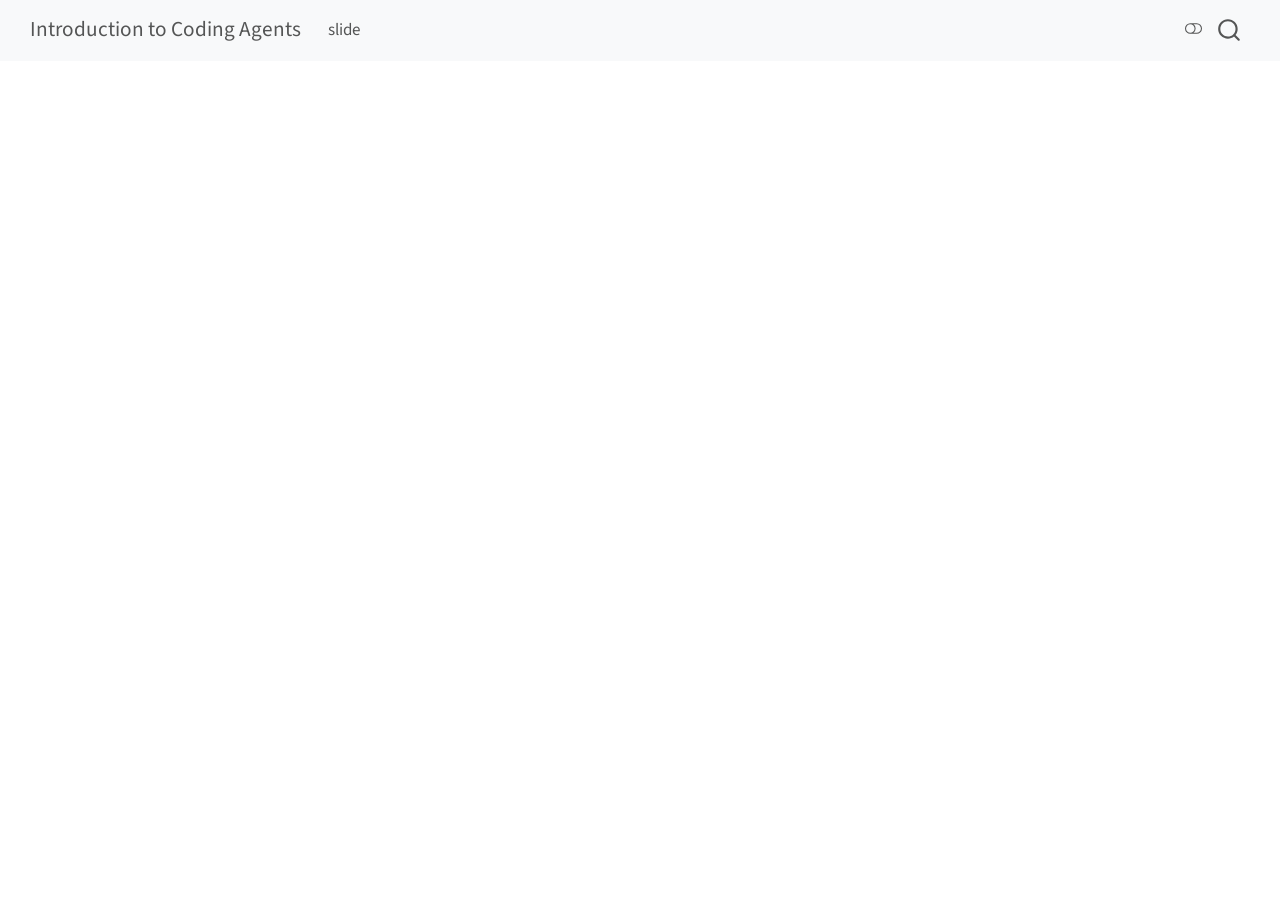
<file: handouts/skills/AGENTS.html>
<!DOCTYPE html>
<html xmlns="http://www.w3.org/1999/xhtml" lang="en" xml:lang="en"><head>

<meta charset="utf-8">
<meta name="generator" content="quarto-1.8.26">

<meta name="viewport" content="width=device-width, initial-scale=1.0, user-scalable=yes">


<title>agents – Introduction to Coding Agents</title>
<style>
code{white-space: pre-wrap;}
span.smallcaps{font-variant: small-caps;}
div.columns{display: flex; gap: min(4vw, 1.5em);}
div.column{flex: auto; overflow-x: auto;}
div.hanging-indent{margin-left: 1.5em; text-indent: -1.5em;}
ul.task-list{list-style: none;}
ul.task-list li input[type="checkbox"] {
  width: 0.8em;
  margin: 0 0.8em 0.2em -1em; /* quarto-specific, see https://github.com/quarto-dev/quarto-cli/issues/4556 */ 
  vertical-align: middle;
}
</style>


<script src="../../site_libs/quarto-nav/quarto-nav.js"></script>
<script src="../../site_libs/quarto-nav/headroom.min.js"></script>
<script src="../../site_libs/clipboard/clipboard.min.js"></script>
<script src="../../site_libs/quarto-search/autocomplete.umd.js"></script>
<script src="../../site_libs/quarto-search/fuse.min.js"></script>
<script src="../../site_libs/quarto-search/quarto-search.js"></script>
<meta name="quarto:offset" content="../../">
<script src="../../site_libs/quarto-html/quarto.js" type="module"></script>
<script src="../../site_libs/quarto-html/tabsets/tabsets.js" type="module"></script>
<script src="../../site_libs/quarto-html/axe/axe-check.js" type="module"></script>
<script src="../../site_libs/quarto-html/popper.min.js"></script>
<script src="../../site_libs/quarto-html/tippy.umd.min.js"></script>
<script src="../../site_libs/quarto-html/anchor.min.js"></script>
<link href="../../site_libs/quarto-html/tippy.css" rel="stylesheet">
<link href="../../site_libs/quarto-html/quarto-syntax-highlighting-587c61ba64f3a5504c4d52d930310e48.css" rel="stylesheet" class="quarto-color-scheme" id="quarto-text-highlighting-styles">
<link href="../../site_libs/quarto-html/quarto-syntax-highlighting-dark-b758ccaa5987ceb1b75504551e579abf.css" rel="stylesheet" class="quarto-color-scheme quarto-color-alternate" id="quarto-text-highlighting-styles">
<link href="../../site_libs/quarto-html/quarto-syntax-highlighting-587c61ba64f3a5504c4d52d930310e48.css" rel="stylesheet" class="quarto-color-scheme-extra" id="quarto-text-highlighting-styles">
<script src="../../site_libs/bootstrap/bootstrap.min.js"></script>
<link href="../../site_libs/bootstrap/bootstrap-icons.css" rel="stylesheet">
<link href="../../site_libs/bootstrap/bootstrap-5b4ad623e5705c0698d39aec6f10cf02.min.css" rel="stylesheet" append-hash="true" class="quarto-color-scheme" id="quarto-bootstrap" data-mode="light">
<link href="../../site_libs/bootstrap/bootstrap-dark-de0ed3b9a49d5daa615839eefb10c6a7.min.css" rel="stylesheet" append-hash="true" class="quarto-color-scheme quarto-color-alternate" id="quarto-bootstrap" data-mode="dark">
<link href="../../site_libs/bootstrap/bootstrap-5b4ad623e5705c0698d39aec6f10cf02.min.css" rel="stylesheet" append-hash="true" class="quarto-color-scheme-extra" id="quarto-bootstrap" data-mode="light">
<script id="quarto-search-options" type="application/json">{
  "location": "navbar",
  "copy-button": false,
  "collapse-after": 3,
  "panel-placement": "end",
  "type": "overlay",
  "limit": 50,
  "keyboard-shortcut": [
    "f",
    "/",
    "s"
  ],
  "show-item-context": false,
  "language": {
    "search-no-results-text": "No results",
    "search-matching-documents-text": "matching documents",
    "search-copy-link-title": "Copy link to search",
    "search-hide-matches-text": "Hide additional matches",
    "search-more-match-text": "more match in this document",
    "search-more-matches-text": "more matches in this document",
    "search-clear-button-title": "Clear",
    "search-text-placeholder": "",
    "search-detached-cancel-button-title": "Cancel",
    "search-submit-button-title": "Submit",
    "search-label": "Search"
  }
}</script>


</head>

<body class="nav-fixed quarto-light"><script id="quarto-html-before-body" type="application/javascript">
    const toggleBodyColorMode = (bsSheetEl) => {
      const mode = bsSheetEl.getAttribute("data-mode");
      const bodyEl = window.document.querySelector("body");
      if (mode === "dark") {
        bodyEl.classList.add("quarto-dark");
        bodyEl.classList.remove("quarto-light");
      } else {
        bodyEl.classList.add("quarto-light");
        bodyEl.classList.remove("quarto-dark");
      }
    }
    const toggleBodyColorPrimary = () => {
      const bsSheetEl = window.document.querySelector("link#quarto-bootstrap:not([rel=disabled-stylesheet])");
      if (bsSheetEl) {
        toggleBodyColorMode(bsSheetEl);
      }
    }
    const setColorSchemeToggle = (alternate) => {
      const toggles = window.document.querySelectorAll('.quarto-color-scheme-toggle');
      for (let i=0; i < toggles.length; i++) {
        const toggle = toggles[i];
        if (toggle) {
          if (alternate) {
            toggle.classList.add("alternate");
          } else {
            toggle.classList.remove("alternate");
          }
        }
      }
    };
    const toggleColorMode = (alternate) => {
      // Switch the stylesheets
      const primaryStylesheets = window.document.querySelectorAll('link.quarto-color-scheme:not(.quarto-color-alternate)');
      const alternateStylesheets = window.document.querySelectorAll('link.quarto-color-scheme.quarto-color-alternate');
      manageTransitions('#quarto-margin-sidebar .nav-link', false);
      if (alternate) {
        // note: dark is layered on light, we don't disable primary!
        enableStylesheet(alternateStylesheets);
        for (const sheetNode of alternateStylesheets) {
          if (sheetNode.id === "quarto-bootstrap") {
            toggleBodyColorMode(sheetNode);
          }
        }
      } else {
        disableStylesheet(alternateStylesheets);
        enableStylesheet(primaryStylesheets)
        toggleBodyColorPrimary();
      }
      manageTransitions('#quarto-margin-sidebar .nav-link', true);
      // Switch the toggles
      setColorSchemeToggle(alternate)
      // Hack to workaround the fact that safari doesn't
      // properly recolor the scrollbar when toggling (#1455)
      if (navigator.userAgent.indexOf('Safari') > 0 && navigator.userAgent.indexOf('Chrome') == -1) {
        manageTransitions("body", false);
        window.scrollTo(0, 1);
        setTimeout(() => {
          window.scrollTo(0, 0);
          manageTransitions("body", true);
        }, 40);
      }
    }
    const disableStylesheet = (stylesheets) => {
      for (let i=0; i < stylesheets.length; i++) {
        const stylesheet = stylesheets[i];
        stylesheet.rel = 'disabled-stylesheet';
      }
    }
    const enableStylesheet = (stylesheets) => {
      for (let i=0; i < stylesheets.length; i++) {
        const stylesheet = stylesheets[i];
        if(stylesheet.rel !== 'stylesheet') { // for Chrome, which will still FOUC without this check
          stylesheet.rel = 'stylesheet';
        }
      }
    }
    const manageTransitions = (selector, allowTransitions) => {
      const els = window.document.querySelectorAll(selector);
      for (let i=0; i < els.length; i++) {
        const el = els[i];
        if (allowTransitions) {
          el.classList.remove('notransition');
        } else {
          el.classList.add('notransition');
        }
      }
    }
    const isFileUrl = () => {
      return window.location.protocol === 'file:';
    }
    const hasAlternateSentinel = () => {
      let styleSentinel = getColorSchemeSentinel();
      if (styleSentinel !== null) {
        return styleSentinel === "alternate";
      } else {
        return false;
      }
    }
    const setStyleSentinel = (alternate) => {
      const value = alternate ? "alternate" : "default";
      if (!isFileUrl()) {
        window.localStorage.setItem("quarto-color-scheme", value);
      } else {
        localAlternateSentinel = value;
      }
    }
    const getColorSchemeSentinel = () => {
      if (!isFileUrl()) {
        const storageValue = window.localStorage.getItem("quarto-color-scheme");
        return storageValue != null ? storageValue : localAlternateSentinel;
      } else {
        return localAlternateSentinel;
      }
    }
    const toggleGiscusIfUsed = (isAlternate, darkModeDefault) => {
      const baseTheme = document.querySelector('#giscus-base-theme')?.value ?? 'light';
      const alternateTheme = document.querySelector('#giscus-alt-theme')?.value ?? 'dark';
      let newTheme = '';
      if(authorPrefersDark) {
        newTheme = isAlternate ? baseTheme : alternateTheme;
      } else {
        newTheme = isAlternate ? alternateTheme : baseTheme;
      }
      const changeGiscusTheme = () => {
        // From: https://github.com/giscus/giscus/issues/336
        const sendMessage = (message) => {
          const iframe = document.querySelector('iframe.giscus-frame');
          if (!iframe) return;
          iframe.contentWindow.postMessage({ giscus: message }, 'https://giscus.app');
        }
        sendMessage({
          setConfig: {
            theme: newTheme
          }
        });
      }
      const isGiscussLoaded = window.document.querySelector('iframe.giscus-frame') !== null;
      if (isGiscussLoaded) {
        changeGiscusTheme();
      }
    };
    const authorPrefersDark = false;
    const darkModeDefault = authorPrefersDark;
      document.querySelector('link#quarto-text-highlighting-styles.quarto-color-scheme-extra').rel = 'disabled-stylesheet';
      document.querySelector('link#quarto-bootstrap.quarto-color-scheme-extra').rel = 'disabled-stylesheet';
    let localAlternateSentinel = darkModeDefault ? 'alternate' : 'default';
    // Dark / light mode switch
    window.quartoToggleColorScheme = () => {
      // Read the current dark / light value
      let toAlternate = !hasAlternateSentinel();
      toggleColorMode(toAlternate);
      setStyleSentinel(toAlternate);
      toggleGiscusIfUsed(toAlternate, darkModeDefault);
      window.dispatchEvent(new Event('resize'));
    };
    // Switch to dark mode if need be
    if (hasAlternateSentinel()) {
      toggleColorMode(true);
    } else {
      toggleColorMode(false);
    }
  </script>

<div id="quarto-search-results"></div>
  <header id="quarto-header" class="headroom fixed-top">
    <nav class="navbar navbar-expand-lg " data-bs-theme="dark">
      <div class="navbar-container container-fluid">
      <div class="navbar-brand-container mx-auto">
    <a class="navbar-brand" href="../../index.html">
    <span class="navbar-title">Introduction to Coding Agents</span>
    </a>
  </div>
            <div id="quarto-search" class="" title="Search"></div>
          <button class="navbar-toggler" type="button" data-bs-toggle="collapse" data-bs-target="#navbarCollapse" aria-controls="navbarCollapse" role="menu" aria-expanded="false" aria-label="Toggle navigation" onclick="if (window.quartoToggleHeadroom) { window.quartoToggleHeadroom(); }">
  <span class="navbar-toggler-icon"></span>
</button>
          <div class="collapse navbar-collapse" id="navbarCollapse">
            <ul class="navbar-nav navbar-nav-scroll me-auto">
  <li class="nav-item">
    <a class="nav-link" href="../../slides/slide.html"> 
<span class="menu-text">slide</span></a>
  </li>  
</ul>
          </div> <!-- /navcollapse -->
            <div class="quarto-navbar-tools">
  <a href="" class="quarto-color-scheme-toggle quarto-navigation-tool  px-1" onclick="window.quartoToggleColorScheme(); return false;" title="Toggle dark mode"><i class="bi"></i></a>
</div>
      </div> <!-- /container-fluid -->
    </nav>
</header>
<!-- content -->
<div id="quarto-content" class="quarto-container page-columns page-rows-contents page-layout-article page-navbar">
<!-- sidebar -->
<!-- margin-sidebar -->
    <div id="quarto-margin-sidebar" class="sidebar margin-sidebar zindex-bottom">
        
    </div>
<!-- main -->
<main class="content" id="quarto-document-content"><header id="title-block-header" class="quarto-title-block"></header>








</main> <!-- /main -->
<script id="quarto-html-after-body" type="application/javascript">
  window.document.addEventListener("DOMContentLoaded", function (event) {
    // Ensure there is a toggle, if there isn't float one in the top right
    if (window.document.querySelector('.quarto-color-scheme-toggle') === null) {
      const a = window.document.createElement('a');
      a.classList.add('top-right');
      a.classList.add('quarto-color-scheme-toggle');
      a.href = "";
      a.onclick = function() { try { window.quartoToggleColorScheme(); } catch {} return false; };
      const i = window.document.createElement("i");
      i.classList.add('bi');
      a.appendChild(i);
      window.document.body.appendChild(a);
    }
    setColorSchemeToggle(hasAlternateSentinel())
    const icon = "";
    const anchorJS = new window.AnchorJS();
    anchorJS.options = {
      placement: 'right',
      icon: icon
    };
    anchorJS.add('.anchored');
    const isCodeAnnotation = (el) => {
      for (const clz of el.classList) {
        if (clz.startsWith('code-annotation-')) {                     
          return true;
        }
      }
      return false;
    }
    const onCopySuccess = function(e) {
      // button target
      const button = e.trigger;
      // don't keep focus
      button.blur();
      // flash "checked"
      button.classList.add('code-copy-button-checked');
      var currentTitle = button.getAttribute("title");
      button.setAttribute("title", "Copied!");
      let tooltip;
      if (window.bootstrap) {
        button.setAttribute("data-bs-toggle", "tooltip");
        button.setAttribute("data-bs-placement", "left");
        button.setAttribute("data-bs-title", "Copied!");
        tooltip = new bootstrap.Tooltip(button, 
          { trigger: "manual", 
            customClass: "code-copy-button-tooltip",
            offset: [0, -8]});
        tooltip.show();    
      }
      setTimeout(function() {
        if (tooltip) {
          tooltip.hide();
          button.removeAttribute("data-bs-title");
          button.removeAttribute("data-bs-toggle");
          button.removeAttribute("data-bs-placement");
        }
        button.setAttribute("title", currentTitle);
        button.classList.remove('code-copy-button-checked');
      }, 1000);
      // clear code selection
      e.clearSelection();
    }
    const getTextToCopy = function(trigger) {
      const outerScaffold = trigger.parentElement.cloneNode(true);
      const codeEl = outerScaffold.querySelector('code');
      for (const childEl of codeEl.children) {
        if (isCodeAnnotation(childEl)) {
          childEl.remove();
        }
      }
      return codeEl.innerText;
    }
    const clipboard = new window.ClipboardJS('.code-copy-button:not([data-in-quarto-modal])', {
      text: getTextToCopy
    });
    clipboard.on('success', onCopySuccess);
    if (window.document.getElementById('quarto-embedded-source-code-modal')) {
      const clipboardModal = new window.ClipboardJS('.code-copy-button[data-in-quarto-modal]', {
        text: getTextToCopy,
        container: window.document.getElementById('quarto-embedded-source-code-modal')
      });
      clipboardModal.on('success', onCopySuccess);
    }
      var localhostRegex = new RegExp(/^(?:http|https):\/\/localhost\:?[0-9]*\//);
      var mailtoRegex = new RegExp(/^mailto:/);
        var filterRegex = new RegExp("https:\/\/MS10-DP-ISSP\.github\.io\/ai-programming-tutoirial\/");
      var isInternal = (href) => {
          return filterRegex.test(href) || localhostRegex.test(href) || mailtoRegex.test(href);
      }
      // Inspect non-navigation links and adorn them if external
     var links = window.document.querySelectorAll('a[href]:not(.nav-link):not(.navbar-brand):not(.toc-action):not(.sidebar-link):not(.sidebar-item-toggle):not(.pagination-link):not(.no-external):not([aria-hidden]):not(.dropdown-item):not(.quarto-navigation-tool):not(.about-link)');
      for (var i=0; i<links.length; i++) {
        const link = links[i];
        if (!isInternal(link.href)) {
          // undo the damage that might have been done by quarto-nav.js in the case of
          // links that we want to consider external
          if (link.dataset.originalHref !== undefined) {
            link.href = link.dataset.originalHref;
          }
        }
      }
    function tippyHover(el, contentFn, onTriggerFn, onUntriggerFn) {
      const config = {
        allowHTML: true,
        maxWidth: 500,
        delay: 100,
        arrow: false,
        appendTo: function(el) {
            return el.parentElement;
        },
        interactive: true,
        interactiveBorder: 10,
        theme: 'quarto',
        placement: 'bottom-start',
      };
      if (contentFn) {
        config.content = contentFn;
      }
      if (onTriggerFn) {
        config.onTrigger = onTriggerFn;
      }
      if (onUntriggerFn) {
        config.onUntrigger = onUntriggerFn;
      }
      window.tippy(el, config); 
    }
    const noterefs = window.document.querySelectorAll('a[role="doc-noteref"]');
    for (var i=0; i<noterefs.length; i++) {
      const ref = noterefs[i];
      tippyHover(ref, function() {
        // use id or data attribute instead here
        let href = ref.getAttribute('data-footnote-href') || ref.getAttribute('href');
        try { href = new URL(href).hash; } catch {}
        const id = href.replace(/^#\/?/, "");
        const note = window.document.getElementById(id);
        if (note) {
          return note.innerHTML;
        } else {
          return "";
        }
      });
    }
    const xrefs = window.document.querySelectorAll('a.quarto-xref');
    const processXRef = (id, note) => {
      // Strip column container classes
      const stripColumnClz = (el) => {
        el.classList.remove("page-full", "page-columns");
        if (el.children) {
          for (const child of el.children) {
            stripColumnClz(child);
          }
        }
      }
      stripColumnClz(note)
      if (id === null || id.startsWith('sec-')) {
        // Special case sections, only their first couple elements
        const container = document.createElement("div");
        if (note.children && note.children.length > 2) {
          container.appendChild(note.children[0].cloneNode(true));
          for (let i = 1; i < note.children.length; i++) {
            const child = note.children[i];
            if (child.tagName === "P" && child.innerText === "") {
              continue;
            } else {
              container.appendChild(child.cloneNode(true));
              break;
            }
          }
          if (window.Quarto?.typesetMath) {
            window.Quarto.typesetMath(container);
          }
          return container.innerHTML
        } else {
          if (window.Quarto?.typesetMath) {
            window.Quarto.typesetMath(note);
          }
          return note.innerHTML;
        }
      } else {
        // Remove any anchor links if they are present
        const anchorLink = note.querySelector('a.anchorjs-link');
        if (anchorLink) {
          anchorLink.remove();
        }
        if (window.Quarto?.typesetMath) {
          window.Quarto.typesetMath(note);
        }
        if (note.classList.contains("callout")) {
          return note.outerHTML;
        } else {
          return note.innerHTML;
        }
      }
    }
    for (var i=0; i<xrefs.length; i++) {
      const xref = xrefs[i];
      tippyHover(xref, undefined, function(instance) {
        instance.disable();
        let url = xref.getAttribute('href');
        let hash = undefined; 
        if (url.startsWith('#')) {
          hash = url;
        } else {
          try { hash = new URL(url).hash; } catch {}
        }
        if (hash) {
          const id = hash.replace(/^#\/?/, "");
          const note = window.document.getElementById(id);
          if (note !== null) {
            try {
              const html = processXRef(id, note.cloneNode(true));
              instance.setContent(html);
            } finally {
              instance.enable();
              instance.show();
            }
          } else {
            // See if we can fetch this
            fetch(url.split('#')[0])
            .then(res => res.text())
            .then(html => {
              const parser = new DOMParser();
              const htmlDoc = parser.parseFromString(html, "text/html");
              const note = htmlDoc.getElementById(id);
              if (note !== null) {
                const html = processXRef(id, note);
                instance.setContent(html);
              } 
            }).finally(() => {
              instance.enable();
              instance.show();
            });
          }
        } else {
          // See if we can fetch a full url (with no hash to target)
          // This is a special case and we should probably do some content thinning / targeting
          fetch(url)
          .then(res => res.text())
          .then(html => {
            const parser = new DOMParser();
            const htmlDoc = parser.parseFromString(html, "text/html");
            const note = htmlDoc.querySelector('main.content');
            if (note !== null) {
              // This should only happen for chapter cross references
              // (since there is no id in the URL)
              // remove the first header
              if (note.children.length > 0 && note.children[0].tagName === "HEADER") {
                note.children[0].remove();
              }
              const html = processXRef(null, note);
              instance.setContent(html);
            } 
          }).finally(() => {
            instance.enable();
            instance.show();
          });
        }
      }, function(instance) {
      });
    }
        let selectedAnnoteEl;
        const selectorForAnnotation = ( cell, annotation) => {
          let cellAttr = 'data-code-cell="' + cell + '"';
          let lineAttr = 'data-code-annotation="' +  annotation + '"';
          const selector = 'span[' + cellAttr + '][' + lineAttr + ']';
          return selector;
        }
        const selectCodeLines = (annoteEl) => {
          const doc = window.document;
          const targetCell = annoteEl.getAttribute("data-target-cell");
          const targetAnnotation = annoteEl.getAttribute("data-target-annotation");
          const annoteSpan = window.document.querySelector(selectorForAnnotation(targetCell, targetAnnotation));
          const lines = annoteSpan.getAttribute("data-code-lines").split(",");
          const lineIds = lines.map((line) => {
            return targetCell + "-" + line;
          })
          let top = null;
          let height = null;
          let parent = null;
          if (lineIds.length > 0) {
              //compute the position of the single el (top and bottom and make a div)
              const el = window.document.getElementById(lineIds[0]);
              top = el.offsetTop;
              height = el.offsetHeight;
              parent = el.parentElement.parentElement;
            if (lineIds.length > 1) {
              const lastEl = window.document.getElementById(lineIds[lineIds.length - 1]);
              const bottom = lastEl.offsetTop + lastEl.offsetHeight;
              height = bottom - top;
            }
            if (top !== null && height !== null && parent !== null) {
              // cook up a div (if necessary) and position it 
              let div = window.document.getElementById("code-annotation-line-highlight");
              if (div === null) {
                div = window.document.createElement("div");
                div.setAttribute("id", "code-annotation-line-highlight");
                div.style.position = 'absolute';
                parent.appendChild(div);
              }
              div.style.top = top - 2 + "px";
              div.style.height = height + 4 + "px";
              div.style.left = 0;
              let gutterDiv = window.document.getElementById("code-annotation-line-highlight-gutter");
              if (gutterDiv === null) {
                gutterDiv = window.document.createElement("div");
                gutterDiv.setAttribute("id", "code-annotation-line-highlight-gutter");
                gutterDiv.style.position = 'absolute';
                const codeCell = window.document.getElementById(targetCell);
                const gutter = codeCell.querySelector('.code-annotation-gutter');
                gutter.appendChild(gutterDiv);
              }
              gutterDiv.style.top = top - 2 + "px";
              gutterDiv.style.height = height + 4 + "px";
            }
            selectedAnnoteEl = annoteEl;
          }
        };
        const unselectCodeLines = () => {
          const elementsIds = ["code-annotation-line-highlight", "code-annotation-line-highlight-gutter"];
          elementsIds.forEach((elId) => {
            const div = window.document.getElementById(elId);
            if (div) {
              div.remove();
            }
          });
          selectedAnnoteEl = undefined;
        };
          // Handle positioning of the toggle
      window.addEventListener(
        "resize",
        throttle(() => {
          elRect = undefined;
          if (selectedAnnoteEl) {
            selectCodeLines(selectedAnnoteEl);
          }
        }, 10)
      );
      function throttle(fn, ms) {
      let throttle = false;
      let timer;
        return (...args) => {
          if(!throttle) { // first call gets through
              fn.apply(this, args);
              throttle = true;
          } else { // all the others get throttled
              if(timer) clearTimeout(timer); // cancel #2
              timer = setTimeout(() => {
                fn.apply(this, args);
                timer = throttle = false;
              }, ms);
          }
        };
      }
        // Attach click handler to the DT
        const annoteDls = window.document.querySelectorAll('dt[data-target-cell]');
        for (const annoteDlNode of annoteDls) {
          annoteDlNode.addEventListener('click', (event) => {
            const clickedEl = event.target;
            if (clickedEl !== selectedAnnoteEl) {
              unselectCodeLines();
              const activeEl = window.document.querySelector('dt[data-target-cell].code-annotation-active');
              if (activeEl) {
                activeEl.classList.remove('code-annotation-active');
              }
              selectCodeLines(clickedEl);
              clickedEl.classList.add('code-annotation-active');
            } else {
              // Unselect the line
              unselectCodeLines();
              clickedEl.classList.remove('code-annotation-active');
            }
          });
        }
    const findCites = (el) => {
      const parentEl = el.parentElement;
      if (parentEl) {
        const cites = parentEl.dataset.cites;
        if (cites) {
          return {
            el,
            cites: cites.split(' ')
          };
        } else {
          return findCites(el.parentElement)
        }
      } else {
        return undefined;
      }
    };
    var bibliorefs = window.document.querySelectorAll('a[role="doc-biblioref"]');
    for (var i=0; i<bibliorefs.length; i++) {
      const ref = bibliorefs[i];
      const citeInfo = findCites(ref);
      if (citeInfo) {
        tippyHover(citeInfo.el, function() {
          var popup = window.document.createElement('div');
          citeInfo.cites.forEach(function(cite) {
            var citeDiv = window.document.createElement('div');
            citeDiv.classList.add('hanging-indent');
            citeDiv.classList.add('csl-entry');
            var biblioDiv = window.document.getElementById('ref-' + cite);
            if (biblioDiv) {
              citeDiv.innerHTML = biblioDiv.innerHTML;
            }
            popup.appendChild(citeDiv);
          });
          return popup.innerHTML;
        });
      }
    }
  });
  </script>
</div> <!-- /content -->




</body></html>
</file>
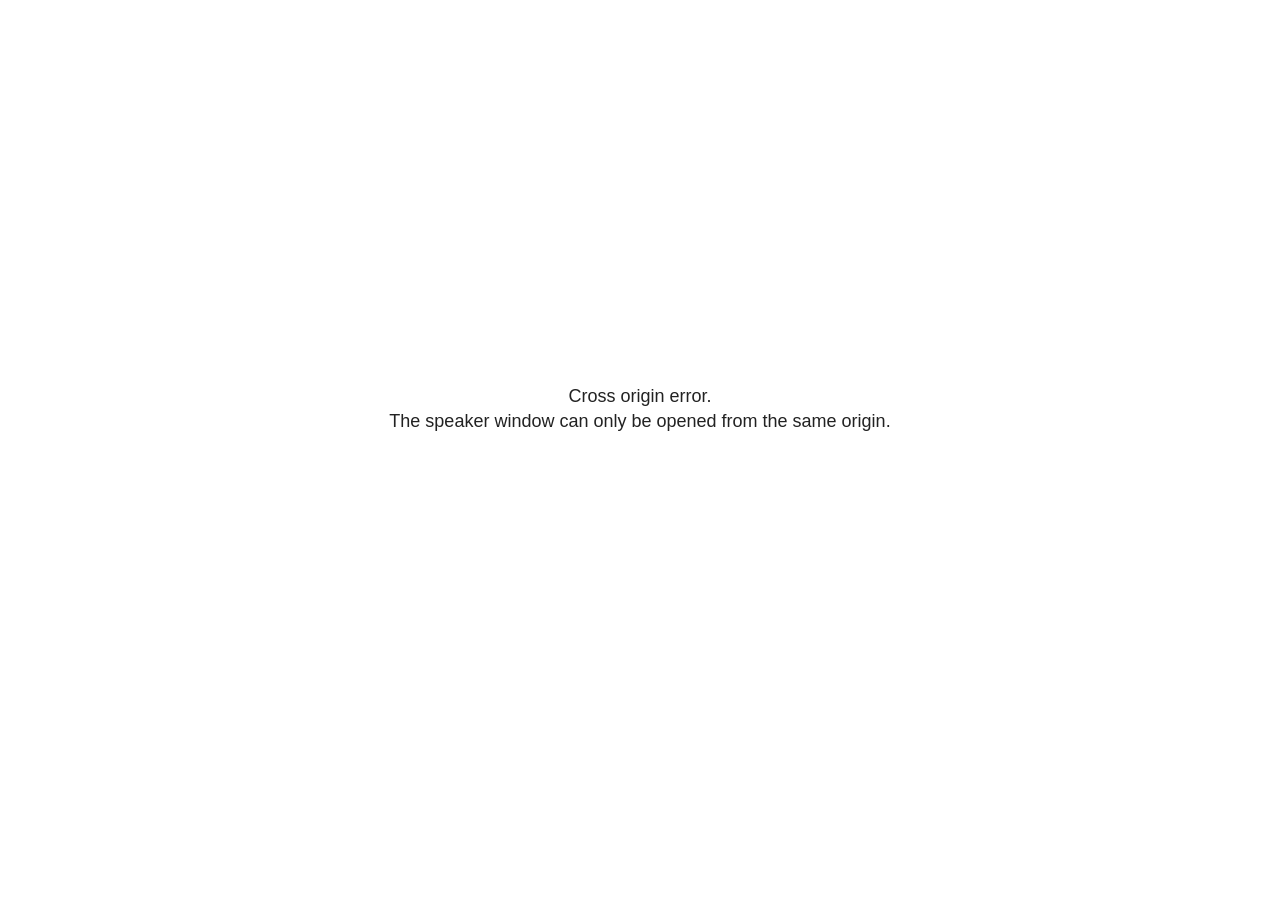
<file: site_libs/revealjs/plugin/notes/speaker-view.html>
<!--
	NOTE: You need to build the notes plugin after making changes to this file.
-->
<html lang="en">
	<head>
		<meta charset="utf-8">

		<title>reveal.js - Speaker View</title>

		<style>
			body {
				font-family: Helvetica;
				font-size: 18px;
			}

			#current-slide,
			#upcoming-slide,
			#speaker-controls {
				padding: 6px;
				box-sizing: border-box;
				-moz-box-sizing: border-box;
			}

			#current-slide iframe,
			#upcoming-slide iframe {
				width: 100%;
				height: 100%;
				border: 1px solid #ddd;
			}

			#current-slide .label,
			#upcoming-slide .label {
				position: absolute;
				top: 10px;
				left: 10px;
				z-index: 2;
			}

			#connection-status {
				position: absolute;
				top: 0;
				left: 0;
				width: 100%;
				height: 100%;
				z-index: 20;
				padding: 30% 20% 20% 20%;
				font-size: 18px;
				color: #222;
				background: #fff;
				text-align: center;
				box-sizing: border-box;
				line-height: 1.4;
			}

			.overlay-element {
				height: 34px;
				line-height: 34px;
				padding: 0 10px;
				text-shadow: none;
				background: rgba( 220, 220, 220, 0.8 );
				color: #222;
				font-size: 14px;
			}

			.overlay-element.interactive:hover {
				background: rgba( 220, 220, 220, 1 );
			}

			#current-slide {
				position: absolute;
				width: 60%;
				height: 100%;
				top: 0;
				left: 0;
				padding-right: 0;
			}

			#upcoming-slide {
				position: absolute;
				width: 40%;
				height: 40%;
				right: 0;
				top: 0;
			}

			/* Speaker controls */
			#speaker-controls {
				position: absolute;
				top: 40%;
				right: 0;
				width: 40%;
				height: 60%;
				overflow: auto;
				font-size: 18px;
			}

				.speaker-controls-time.hidden,
				.speaker-controls-notes.hidden {
					display: none;
				}

				.speaker-controls-time .label,
				.speaker-controls-pace .label,
				.speaker-controls-notes .label {
					text-transform: uppercase;
					font-weight: normal;
					font-size: 0.66em;
					color: #666;
					margin: 0;
				}

				.speaker-controls-time, .speaker-controls-pace {
					border-bottom: 1px solid rgba( 200, 200, 200, 0.5 );
					margin-bottom: 10px;
					padding: 10px 16px;
					padding-bottom: 20px;
					cursor: pointer;
				}

				.speaker-controls-time .reset-button {
					opacity: 0;
					float: right;
					color: #666;
					text-decoration: none;
				}
				.speaker-controls-time:hover .reset-button {
					opacity: 1;
				}

				.speaker-controls-time .timer,
				.speaker-controls-time .clock {
					width: 50%;
				}

				.speaker-controls-time .timer,
				.speaker-controls-time .clock,
				.speaker-controls-time .pacing .hours-value,
				.speaker-controls-time .pacing .minutes-value,
				.speaker-controls-time .pacing .seconds-value {
					font-size: 1.9em;
				}

				.speaker-controls-time .timer {
					float: left;
				}

				.speaker-controls-time .clock {
					float: right;
					text-align: right;
				}

				.speaker-controls-time span.mute {
					opacity: 0.3;
				}

				.speaker-controls-time .pacing-title {
					margin-top: 5px;
				}

				.speaker-controls-time .pacing.ahead {
					color: blue;
				}

				.speaker-controls-time .pacing.on-track {
					color: green;
				}

				.speaker-controls-time .pacing.behind {
					color: red;
				}

				.speaker-controls-notes {
					padding: 10px 16px;
				}

				.speaker-controls-notes .value {
					margin-top: 5px;
					line-height: 1.4;
					font-size: 1.2em;
				}

			/* Layout selector */
			#speaker-layout {
				position: absolute;
				top: 10px;
				right: 10px;
				color: #222;
				z-index: 10;
			}
				#speaker-layout select {
					position: absolute;
					width: 100%;
					height: 100%;
					top: 0;
					left: 0;
					border: 0;
					box-shadow: 0;
					cursor: pointer;
					opacity: 0;

					font-size: 1em;
					background-color: transparent;

					-moz-appearance: none;
					-webkit-appearance: none;
					-webkit-tap-highlight-color: rgba(0, 0, 0, 0);
				}

				#speaker-layout select:focus {
					outline: none;
					box-shadow: none;
				}

			.clear {
				clear: both;
			}

			/* Speaker layout: Wide */
			body[data-speaker-layout="wide"] #current-slide,
			body[data-speaker-layout="wide"] #upcoming-slide {
				width: 50%;
				height: 45%;
				padding: 6px;
			}

			body[data-speaker-layout="wide"] #current-slide {
				top: 0;
				left: 0;
			}

			body[data-speaker-layout="wide"] #upcoming-slide {
				top: 0;
				left: 50%;
			}

			body[data-speaker-layout="wide"] #speaker-controls {
				top: 45%;
				left: 0;
				width: 100%;
				height: 50%;
				font-size: 1.25em;
			}

			/* Speaker layout: Tall */
			body[data-speaker-layout="tall"] #current-slide,
			body[data-speaker-layout="tall"] #upcoming-slide {
				width: 45%;
				height: 50%;
				padding: 6px;
			}

			body[data-speaker-layout="tall"] #current-slide {
				top: 0;
				left: 0;
			}

			body[data-speaker-layout="tall"] #upcoming-slide {
				top: 50%;
				left: 0;
			}

			body[data-speaker-layout="tall"] #speaker-controls {
				padding-top: 40px;
				top: 0;
				left: 45%;
				width: 55%;
				height: 100%;
				font-size: 1.25em;
			}

			/* Speaker layout: Notes only */
			body[data-speaker-layout="notes-only"] #current-slide,
			body[data-speaker-layout="notes-only"] #upcoming-slide {
				display: none;
			}

			body[data-speaker-layout="notes-only"] #speaker-controls {
				padding-top: 40px;
				top: 0;
				left: 0;
				width: 100%;
				height: 100%;
				font-size: 1.25em;
			}

			@media screen and (max-width: 1080px) {
				body[data-speaker-layout="default"] #speaker-controls {
					font-size: 16px;
				}
			}

			@media screen and (max-width: 900px) {
				body[data-speaker-layout="default"] #speaker-controls {
					font-size: 14px;
				}
			}

			@media screen and (max-width: 800px) {
				body[data-speaker-layout="default"] #speaker-controls {
					font-size: 12px;
				}
			}

		</style>
	</head>

	<body>

		<div id="connection-status">Loading speaker view...</div>

		<div id="current-slide"></div>
		<div id="upcoming-slide"><span class="overlay-element label">Upcoming</span></div>
		<div id="speaker-controls">
			<div class="speaker-controls-time">
				<h4 class="label">Time <span class="reset-button">Click to Reset</span></h4>
				<div class="clock">
					<span class="clock-value">0:00 AM</span>
				</div>
				<div class="timer">
					<span class="hours-value">00</span><span class="minutes-value">:00</span><span class="seconds-value">:00</span>
				</div>
				<div class="clear"></div>

				<h4 class="label pacing-title" style="display: none">Pacing – Time to finish current slide</h4>
				<div class="pacing" style="display: none">
					<span class="hours-value">00</span><span class="minutes-value">:00</span><span class="seconds-value">:00</span>
				</div>
			</div>

			<div class="speaker-controls-notes hidden">
				<h4 class="label">Notes</h4>
				<div class="value"></div>
			</div>
		</div>
		<div id="speaker-layout" class="overlay-element interactive">
			<span class="speaker-layout-label"></span>
			<select class="speaker-layout-dropdown"></select>
		</div>

		<script>

			(function() {

				var notes,
					notesValue,
					currentState,
					currentSlide,
					upcomingSlide,
					layoutLabel,
					layoutDropdown,
					pendingCalls = {},
					lastRevealApiCallId = 0,
					connected = false

				var connectionStatus = document.querySelector( '#connection-status' );

				var SPEAKER_LAYOUTS = {
					'default': 'Default',
					'wide': 'Wide',
					'tall': 'Tall',
					'notes-only': 'Notes only'
				};

				setupLayout();

				let openerOrigin;

				try {
					openerOrigin = window.opener.location.origin;
				}
				catch ( error ) { console.warn( error ) }

				// In order to prevent XSS, the speaker view will only run if its
				// opener has the same origin as itself
				if( window.location.origin !== openerOrigin ) {
					connectionStatus.innerHTML = 'Cross origin error.<br>The speaker window can only be opened from the same origin.';
					return;
				}

				var connectionTimeout = setTimeout( function() {
					connectionStatus.innerHTML = 'Error connecting to main window.<br>Please try closing and reopening the speaker view.';
				}, 5000 );

				window.addEventListener( 'message', function( event ) {

					// Validate the origin of all messages to avoid parsing messages
					// that aren't meant for us. Ignore when running off file:// so
					// that the speaker view continues to work without a web server.
					if( window.location.origin !== event.origin && window.location.origin !== 'file://' ) {
						return
					}

					clearTimeout( connectionTimeout );
					connectionStatus.style.display = 'none';

					var data = JSON.parse( event.data );

					// The overview mode is only useful to the reveal.js instance
					// where navigation occurs so we don't sync it
					if( data.state ) delete data.state.overview;

					// Messages sent by the notes plugin inside of the main window
					if( data && data.namespace === 'reveal-notes' ) {
						if( data.type === 'connect' ) {
							handleConnectMessage( data );
						}
						else if( data.type === 'state' ) {
							handleStateMessage( data );
						}
						else if( data.type === 'return' ) {
							pendingCalls[data.callId](data.result);
							delete pendingCalls[data.callId];
						}
					}
					// Messages sent by the reveal.js inside of the current slide preview
					else if( data && data.namespace === 'reveal' ) {
						if( /ready/.test( data.eventName ) ) {
							// Send a message back to notify that the handshake is complete
							window.opener.postMessage( JSON.stringify({ namespace: 'reveal-notes', type: 'connected'} ), '*' );
						}
						else if( /slidechanged|fragmentshown|fragmenthidden|paused|resumed/.test( data.eventName ) && currentState !== JSON.stringify( data.state ) ) {

							dispatchStateToMainWindow( data.state );

						}
					}

				} );

				/**
				 * Updates the presentation in the main window to match the state
				 * of the presentation in the notes window.
				 */
				const dispatchStateToMainWindow = debounce(( state ) => {
					window.opener.postMessage( JSON.stringify({ method: 'setState', args: [ state ]} ), '*' );
				}, 500);

				/**
				 * Asynchronously calls the Reveal.js API of the main frame.
				 */
				function callRevealApi( methodName, methodArguments, callback ) {

					var callId = ++lastRevealApiCallId;
					pendingCalls[callId] = callback;
					window.opener.postMessage( JSON.stringify( {
						namespace: 'reveal-notes',
						type: 'call',
						callId: callId,
						methodName: methodName,
						arguments: methodArguments
					} ), '*' );

				}

				/**
				 * Called when the main window is trying to establish a
				 * connection.
				 */
				function handleConnectMessage( data ) {

					if( connected === false ) {
						connected = true;

						setupIframes( data );
						setupKeyboard();
						setupNotes();
						setupTimer();
						setupHeartbeat();
					}

				}

				/**
				 * Called when the main window sends an updated state.
				 */
				function handleStateMessage( data ) {

					// Store the most recently set state to avoid circular loops
					// applying the same state
					currentState = JSON.stringify( data.state );

					// No need for updating the notes in case of fragment changes
					if ( data.notes ) {
						notes.classList.remove( 'hidden' );
						notesValue.style.whiteSpace = data.whitespace;
						if( data.markdown ) {
							notesValue.innerHTML = marked( data.notes );
						}
						else {
							notesValue.innerHTML = data.notes;
						}
					}
					else {
						notes.classList.add( 'hidden' );
					}

					// Update the note slides
					currentSlide.contentWindow.postMessage( JSON.stringify({ method: 'setState', args: [ data.state ] }), '*' );
					upcomingSlide.contentWindow.postMessage( JSON.stringify({ method: 'setState', args: [ data.state ] }), '*' );
					upcomingSlide.contentWindow.postMessage( JSON.stringify({ method: 'next' }), '*' );

				}

				// Limit to max one state update per X ms
				handleStateMessage = debounce( handleStateMessage, 200 );

				/**
				 * Forward keyboard events to the current slide window.
				 * This enables keyboard events to work even if focus
				 * isn't set on the current slide iframe.
				 *
				 * Block F5 default handling, it reloads and disconnects
				 * the speaker notes window.
				 */
				function setupKeyboard() {

					document.addEventListener( 'keydown', function( event ) {
						if( event.keyCode === 116 || ( event.metaKey && event.keyCode === 82 ) ) {
							event.preventDefault();
							return false;
						}
						currentSlide.contentWindow.postMessage( JSON.stringify({ method: 'triggerKey', args: [ event.keyCode ] }), '*' );
					} );

				}

				/**
				 * Creates the preview iframes.
				 */
				function setupIframes( data ) {

					var params = [
						'receiver',
						'progress=false',
						'history=false',
						'transition=none',
						'autoSlide=0',
						'backgroundTransition=none'
					].join( '&' );

					var urlSeparator = /\?/.test(data.url) ? '&' : '?';
					var hash = '#/' + data.state.indexh + '/' + data.state.indexv;
					var currentURL = data.url + urlSeparator + params + '&scrollActivationWidth=false&postMessageEvents=true' + hash;
					var upcomingURL = data.url + urlSeparator + params + '&scrollActivationWidth=false&controls=false' + hash;

					currentSlide = document.createElement( 'iframe' );
					currentSlide.setAttribute( 'width', 1280 );
					currentSlide.setAttribute( 'height', 1024 );
					currentSlide.setAttribute( 'src', currentURL );
					document.querySelector( '#current-slide' ).appendChild( currentSlide );

					upcomingSlide = document.createElement( 'iframe' );
					upcomingSlide.setAttribute( 'width', 640 );
					upcomingSlide.setAttribute( 'height', 512 );
					upcomingSlide.setAttribute( 'src', upcomingURL );
					document.querySelector( '#upcoming-slide' ).appendChild( upcomingSlide );

				}

				/**
				 * Setup the notes UI.
				 */
				function setupNotes() {

					notes = document.querySelector( '.speaker-controls-notes' );
					notesValue = document.querySelector( '.speaker-controls-notes .value' );

				}

				/**
				 * We send out a heartbeat at all times to ensure we can
				 * reconnect with the main presentation window after reloads.
				 */
				function setupHeartbeat() {

					setInterval( () => {
						window.opener.postMessage( JSON.stringify({ namespace: 'reveal-notes', type: 'heartbeat'} ), '*' );
					}, 1000 );

				}

				function getTimings( callback ) {

					callRevealApi( 'getSlidesAttributes', [], function ( slideAttributes ) {
						callRevealApi( 'getConfig', [], function ( config ) {
							var totalTime = config.totalTime;
							var minTimePerSlide = config.minimumTimePerSlide || 0;
							var defaultTiming = config.defaultTiming;
							if ((defaultTiming == null) && (totalTime == null)) {
								callback(null);
								return;
							}
							// Setting totalTime overrides defaultTiming
							if (totalTime) {
								defaultTiming = 0;
							}
							var timings = [];
							for ( var i in slideAttributes ) {
								var slide = slideAttributes[ i ];
								var timing = defaultTiming;
								if( slide.hasOwnProperty( 'data-timing' )) {
									var t = slide[ 'data-timing' ];
									timing = parseInt(t);
									if( isNaN(timing) ) {
										console.warn("Could not parse timing '" + t + "' of slide " + i + "; using default of " + defaultTiming);
										timing = defaultTiming;
									}
								}
								timings.push(timing);
							}
							if ( totalTime ) {
								// After we've allocated time to individual slides, we summarize it and
								// subtract it from the total time
								var remainingTime = totalTime - timings.reduce( function(a, b) { return a + b; }, 0 );
								// The remaining time is divided by the number of slides that have 0 seconds
								// allocated at the moment, giving the average time-per-slide on the remaining slides
								var remainingSlides = (timings.filter( function(x) { return x == 0 }) ).length
								var timePerSlide = Math.round( remainingTime / remainingSlides, 0 )
								// And now we replace every zero-value timing with that average
								timings = timings.map( function(x) { return (x==0 ? timePerSlide : x) } );
							}
							var slidesUnderMinimum = timings.filter( function(x) { return (x < minTimePerSlide) } ).length
							if ( slidesUnderMinimum ) {
								message = "The pacing time for " + slidesUnderMinimum + " slide(s) is under the configured minimum of " + minTimePerSlide + " seconds. Check the data-timing attribute on individual slides, or consider increasing the totalTime or minimumTimePerSlide configuration options (or removing some slides).";
								alert(message);
							}
							callback( timings );
						} );
					} );

				}

				/**
				 * Return the number of seconds allocated for presenting
				 * all slides up to and including this one.
				 */
				function getTimeAllocated( timings, callback ) {

					callRevealApi( 'getSlidePastCount', [], function ( currentSlide ) {
						var allocated = 0;
						for (var i in timings.slice(0, currentSlide + 1)) {
							allocated += timings[i];
						}
						callback( allocated );
					} );

				}

				/**
				 * Create the timer and clock and start updating them
				 * at an interval.
				 */
				function setupTimer() {

					var start = new Date(),
					timeEl = document.querySelector( '.speaker-controls-time' ),
					clockEl = timeEl.querySelector( '.clock-value' ),
					hoursEl = timeEl.querySelector( '.hours-value' ),
					minutesEl = timeEl.querySelector( '.minutes-value' ),
					secondsEl = timeEl.querySelector( '.seconds-value' ),
					pacingTitleEl = timeEl.querySelector( '.pacing-title' ),
					pacingEl = timeEl.querySelector( '.pacing' ),
					pacingHoursEl = pacingEl.querySelector( '.hours-value' ),
					pacingMinutesEl = pacingEl.querySelector( '.minutes-value' ),
					pacingSecondsEl = pacingEl.querySelector( '.seconds-value' );

					var timings = null;
					getTimings( function ( _timings ) {

						timings = _timings;
						if (_timings !== null) {
							pacingTitleEl.style.removeProperty('display');
							pacingEl.style.removeProperty('display');
						}

						// Update once directly
						_updateTimer();

						// Then update every second
						setInterval( _updateTimer, 1000 );

					} );


					function _resetTimer() {

						if (timings == null) {
							start = new Date();
							_updateTimer();
						}
						else {
							// Reset timer to beginning of current slide
							getTimeAllocated( timings, function ( slideEndTimingSeconds ) {
								var slideEndTiming = slideEndTimingSeconds * 1000;
								callRevealApi( 'getSlidePastCount', [], function ( currentSlide ) {
									var currentSlideTiming = timings[currentSlide] * 1000;
									var previousSlidesTiming = slideEndTiming - currentSlideTiming;
									var now = new Date();
									start = new Date(now.getTime() - previousSlidesTiming);
									_updateTimer();
								} );
							} );
						}

					}

					timeEl.addEventListener( 'click', function() {
						_resetTimer();
						return false;
					} );

					function _displayTime( hrEl, minEl, secEl, time) {

						var sign = Math.sign(time) == -1 ? "-" : "";
						time = Math.abs(Math.round(time / 1000));
						var seconds = time % 60;
						var minutes = Math.floor( time / 60 ) % 60 ;
						var hours = Math.floor( time / ( 60 * 60 )) ;
						hrEl.innerHTML = sign + zeroPadInteger( hours );
						if (hours == 0) {
							hrEl.classList.add( 'mute' );
						}
						else {
							hrEl.classList.remove( 'mute' );
						}
						minEl.innerHTML = ':' + zeroPadInteger( minutes );
						if (hours == 0 && minutes == 0) {
							minEl.classList.add( 'mute' );
						}
						else {
							minEl.classList.remove( 'mute' );
						}
						secEl.innerHTML = ':' + zeroPadInteger( seconds );
					}

					function _updateTimer() {

						var diff, hours, minutes, seconds,
						now = new Date();

						diff = now.getTime() - start.getTime();

						clockEl.innerHTML = now.toLocaleTimeString( 'en-US', { hour12: true, hour: '2-digit', minute:'2-digit' } );
						_displayTime( hoursEl, minutesEl, secondsEl, diff );
						if (timings !== null) {
							_updatePacing(diff);
						}

					}

					function _updatePacing(diff) {

						getTimeAllocated( timings, function ( slideEndTimingSeconds ) {
							var slideEndTiming = slideEndTimingSeconds * 1000;

							callRevealApi( 'getSlidePastCount', [], function ( currentSlide ) {
								var currentSlideTiming = timings[currentSlide] * 1000;
								var timeLeftCurrentSlide = slideEndTiming - diff;
								if (timeLeftCurrentSlide < 0) {
									pacingEl.className = 'pacing behind';
								}
								else if (timeLeftCurrentSlide < currentSlideTiming) {
									pacingEl.className = 'pacing on-track';
								}
								else {
									pacingEl.className = 'pacing ahead';
								}
								_displayTime( pacingHoursEl, pacingMinutesEl, pacingSecondsEl, timeLeftCurrentSlide );
							} );
						} );
					}

				}

				/**
				 * Sets up the speaker view layout and layout selector.
				 */
				function setupLayout() {

					layoutDropdown = document.querySelector( '.speaker-layout-dropdown' );
					layoutLabel = document.querySelector( '.speaker-layout-label' );

					// Render the list of available layouts
					for( var id in SPEAKER_LAYOUTS ) {
						var option = document.createElement( 'option' );
						option.setAttribute( 'value', id );
						option.textContent = SPEAKER_LAYOUTS[ id ];
						layoutDropdown.appendChild( option );
					}

					// Monitor the dropdown for changes
					layoutDropdown.addEventListener( 'change', function( event ) {

						setLayout( layoutDropdown.value );

					}, false );

					// Restore any currently persisted layout
					setLayout( getLayout() );

				}

				/**
				 * Sets a new speaker view layout. The layout is persisted
				 * in local storage.
				 */
				function setLayout( value ) {

					var title = SPEAKER_LAYOUTS[ value ];

					layoutLabel.innerHTML = 'Layout' + ( title ? ( ': ' + title ) : '' );
					layoutDropdown.value = value;

					document.body.setAttribute( 'data-speaker-layout', value );

					// Persist locally
					if( supportsLocalStorage() ) {
						window.localStorage.setItem( 'reveal-speaker-layout', value );
					}

				}

				/**
				 * Returns the ID of the most recently set speaker layout
				 * or our default layout if none has been set.
				 */
				function getLayout() {

					if( supportsLocalStorage() ) {
						var layout = window.localStorage.getItem( 'reveal-speaker-layout' );
						if( layout ) {
							return layout;
						}
					}

					// Default to the first record in the layouts hash
					for( var id in SPEAKER_LAYOUTS ) {
						return id;
					}

				}

				function supportsLocalStorage() {

					try {
						localStorage.setItem('test', 'test');
						localStorage.removeItem('test');
						return true;
					}
					catch( e ) {
						return false;
					}

				}

				function zeroPadInteger( num ) {

					var str = '00' + parseInt( num );
					return str.substring( str.length - 2 );

				}

				/**
				 * Limits the frequency at which a function can be called.
				 */
				function debounce( fn, ms ) {

					var lastTime = 0,
						timeout;

					return function() {

						var args = arguments;
						var context = this;

						clearTimeout( timeout );

						var timeSinceLastCall = Date.now() - lastTime;
						if( timeSinceLastCall > ms ) {
							fn.apply( context, args );
							lastTime = Date.now();
						}
						else {
							timeout = setTimeout( function() {
								fn.apply( context, args );
								lastTime = Date.now();
							}, ms - timeSinceLastCall );
						}

					}

				}

			})();

		</script>
	</body>
</html>
</file>
<file: site_libs/quarto-html/tippy.css>
.tippy-box[data-animation=fade][data-state=hidden]{opacity:0}[data-tippy-root]{max-width:calc(100vw - 10px)}.tippy-box{position:relative;background-color:#333;color:#fff;border-radius:4px;font-size:14px;line-height:1.4;white-space:normal;outline:0;transition-property:transform,visibility,opacity}.tippy-box[data-placement^=top]>.tippy-arrow{bottom:0}.tippy-box[data-placement^=top]>.tippy-arrow:before{bottom:-7px;left:0;border-width:8px 8px 0;border-top-color:initial;transform-origin:center top}.tippy-box[data-placement^=bottom]>.tippy-arrow{top:0}.tippy-box[data-placement^=bottom]>.tippy-arrow:before{top:-7px;left:0;border-width:0 8px 8px;border-bottom-color:initial;transform-origin:center bottom}.tippy-box[data-placement^=left]>.tippy-arrow{right:0}.tippy-box[data-placement^=left]>.tippy-arrow:before{border-width:8px 0 8px 8px;border-left-color:initial;right:-7px;transform-origin:center left}.tippy-box[data-placement^=right]>.tippy-arrow{left:0}.tippy-box[data-placement^=right]>.tippy-arrow:before{left:-7px;border-width:8px 8px 8px 0;border-right-color:initial;transform-origin:center right}.tippy-box[data-inertia][data-state=visible]{transition-timing-function:cubic-bezier(.54,1.5,.38,1.11)}.tippy-arrow{width:16px;height:16px;color:#333}.tippy-arrow:before{content:"";position:absolute;border-color:transparent;border-style:solid}.tippy-content{position:relative;padding:5px 9px;z-index:1}
</file>
<file: site_libs/quarto-html/quarto-syntax-highlighting-587c61ba64f3a5504c4d52d930310e48.css>
/* quarto syntax highlight colors */
:root {
  --quarto-hl-ot-color: #003B4F;
  --quarto-hl-at-color: #657422;
  --quarto-hl-ss-color: #20794D;
  --quarto-hl-an-color: #5E5E5E;
  --quarto-hl-fu-color: #4758AB;
  --quarto-hl-st-color: #20794D;
  --quarto-hl-cf-color: #003B4F;
  --quarto-hl-op-color: #5E5E5E;
  --quarto-hl-er-color: #AD0000;
  --quarto-hl-bn-color: #AD0000;
  --quarto-hl-al-color: #AD0000;
  --quarto-hl-va-color: #111111;
  --quarto-hl-bu-color: inherit;
  --quarto-hl-ex-color: inherit;
  --quarto-hl-pp-color: #AD0000;
  --quarto-hl-in-color: #5E5E5E;
  --quarto-hl-vs-color: #20794D;
  --quarto-hl-wa-color: #5E5E5E;
  --quarto-hl-do-color: #5E5E5E;
  --quarto-hl-im-color: #00769E;
  --quarto-hl-ch-color: #20794D;
  --quarto-hl-dt-color: #AD0000;
  --quarto-hl-fl-color: #AD0000;
  --quarto-hl-co-color: #5E5E5E;
  --quarto-hl-cv-color: #5E5E5E;
  --quarto-hl-cn-color: #8f5902;
  --quarto-hl-sc-color: #5E5E5E;
  --quarto-hl-dv-color: #AD0000;
  --quarto-hl-kw-color: #003B4F;
}

/* other quarto variables */
:root {
  --quarto-font-monospace: SFMono-Regular, Menlo, Monaco, Consolas, "Liberation Mono", "Courier New", monospace;
}

/* syntax highlight based on Pandoc's rules */
pre > code.sourceCode > span {
  color: #003B4F;
}

code.sourceCode > span {
  color: #003B4F;
}

div.sourceCode,
div.sourceCode pre.sourceCode {
  color: #003B4F;
}

/* Normal */
code span {
  color: #003B4F;
}

/* Alert */
code span.al {
  color: #AD0000;
  font-style: inherit;
}

/* Annotation */
code span.an {
  color: #5E5E5E;
  font-style: inherit;
}

/* Attribute */
code span.at {
  color: #657422;
  font-style: inherit;
}

/* BaseN */
code span.bn {
  color: #AD0000;
  font-style: inherit;
}

/* BuiltIn */
code span.bu {
  font-style: inherit;
}

/* ControlFlow */
code span.cf {
  color: #003B4F;
  font-weight: bold;
  font-style: inherit;
}

/* Char */
code span.ch {
  color: #20794D;
  font-style: inherit;
}

/* Constant */
code span.cn {
  color: #8f5902;
  font-style: inherit;
}

/* Comment */
code span.co {
  color: #5E5E5E;
  font-style: inherit;
}

/* CommentVar */
code span.cv {
  color: #5E5E5E;
  font-style: italic;
}

/* Documentation */
code span.do {
  color: #5E5E5E;
  font-style: italic;
}

/* DataType */
code span.dt {
  color: #AD0000;
  font-style: inherit;
}

/* DecVal */
code span.dv {
  color: #AD0000;
  font-style: inherit;
}

/* Error */
code span.er {
  color: #AD0000;
  font-style: inherit;
}

/* Extension */
code span.ex {
  font-style: inherit;
}

/* Float */
code span.fl {
  color: #AD0000;
  font-style: inherit;
}

/* Function */
code span.fu {
  color: #4758AB;
  font-style: inherit;
}

/* Import */
code span.im {
  color: #00769E;
  font-style: inherit;
}

/* Information */
code span.in {
  color: #5E5E5E;
  font-style: inherit;
}

/* Keyword */
code span.kw {
  color: #003B4F;
  font-weight: bold;
  font-style: inherit;
}

/* Operator */
code span.op {
  color: #5E5E5E;
  font-style: inherit;
}

/* Other */
code span.ot {
  color: #003B4F;
  font-style: inherit;
}

/* Preprocessor */
code span.pp {
  color: #AD0000;
  font-style: inherit;
}

/* SpecialChar */
code span.sc {
  color: #5E5E5E;
  font-style: inherit;
}

/* SpecialString */
code span.ss {
  color: #20794D;
  font-style: inherit;
}

/* String */
code span.st {
  color: #20794D;
  font-style: inherit;
}

/* Variable */
code span.va {
  color: #111111;
  font-style: inherit;
}

/* VerbatimString */
code span.vs {
  color: #20794D;
  font-style: inherit;
}

/* Warning */
code span.wa {
  color: #5E5E5E;
  font-style: italic;
}

.prevent-inlining {
  content: "</";
}

/*# sourceMappingURL=2dce1cc6c82594539e1579de68416b47.css.map */
</file>
<file: site_libs/quarto-html/quarto-syntax-highlighting-dark-b758ccaa5987ceb1b75504551e579abf.css>
/* quarto syntax highlight colors */
:root {
  --quarto-hl-al-color: #f07178;
  --quarto-hl-an-color: #d4d0ab;
  --quarto-hl-at-color: #00e0e0;
  --quarto-hl-bn-color: #d4d0ab;
  --quarto-hl-bu-color: #abe338;
  --quarto-hl-ch-color: #abe338;
  --quarto-hl-co-color: #f8f8f2;
  --quarto-hl-cv-color: #ffd700;
  --quarto-hl-cn-color: #ffd700;
  --quarto-hl-cf-color: #ffa07a;
  --quarto-hl-dt-color: #ffa07a;
  --quarto-hl-dv-color: #d4d0ab;
  --quarto-hl-do-color: #f8f8f2;
  --quarto-hl-er-color: #f07178;
  --quarto-hl-ex-color: #00e0e0;
  --quarto-hl-fl-color: #d4d0ab;
  --quarto-hl-fu-color: #ffa07a;
  --quarto-hl-im-color: #abe338;
  --quarto-hl-in-color: #d4d0ab;
  --quarto-hl-kw-color: #ffa07a;
  --quarto-hl-op-color: #ffa07a;
  --quarto-hl-ot-color: #00e0e0;
  --quarto-hl-pp-color: #dcc6e0;
  --quarto-hl-re-color: #00e0e0;
  --quarto-hl-sc-color: #abe338;
  --quarto-hl-ss-color: #abe338;
  --quarto-hl-st-color: #abe338;
  --quarto-hl-va-color: #00e0e0;
  --quarto-hl-vs-color: #abe338;
  --quarto-hl-wa-color: #dcc6e0;
}

/* other quarto variables */
:root {
  --quarto-font-monospace: SFMono-Regular, Menlo, Monaco, Consolas, "Liberation Mono", "Courier New", monospace;
}

/* syntax highlight based on Pandoc's rules */
pre > code.sourceCode > span {
  color: #f8f8f2;
}

code.sourceCode > span {
  color: #f8f8f2;
}

div.sourceCode,
div.sourceCode pre.sourceCode {
  color: #f8f8f2;
}

/* Normal */
code span {
  color: #f8f8f2;
}

/* Alert */
code span.al {
  color: #f07178;
}

/* Annotation */
code span.an {
  color: #d4d0ab;
}

/* Attribute */
code span.at {
  color: #00e0e0;
}

/* BaseN */
code span.bn {
  color: #d4d0ab;
}

/* BuiltIn */
code span.bu {
  color: #abe338;
}

/* ControlFlow */
code span.cf {
  font-weight: bold;
  color: #ffa07a;
}

/* Char */
code span.ch {
  color: #abe338;
}

/* Constant */
code span.cn {
  color: #ffd700;
}

/* Comment */
code span.co {
  font-style: italic;
  color: #f8f8f2;
}

/* CommentVar */
code span.cv {
  color: #ffd700;
}

/* Documentation */
code span.do {
  color: #f8f8f2;
}

/* DataType */
code span.dt {
  color: #ffa07a;
}

/* DecVal */
code span.dv {
  color: #d4d0ab;
}

/* Error */
code span.er {
  color: #f07178;
  text-decoration: underline;
}

/* Extension */
code span.ex {
  font-weight: bold;
  color: #00e0e0;
}

/* Float */
code span.fl {
  color: #d4d0ab;
}

/* Function */
code span.fu {
  color: #ffa07a;
}

/* Import */
code span.im {
  color: #abe338;
}

/* Information */
code span.in {
  color: #d4d0ab;
}

/* Keyword */
code span.kw {
  font-weight: bold;
  color: #ffa07a;
}

/* Operator */
code span.op {
  color: #ffa07a;
}

/* Other */
code span.ot {
  color: #00e0e0;
}

/* Preprocessor */
code span.pp {
  color: #dcc6e0;
}

/* RegionMarker */
code span.re {
  background-color: #f8f8f2;
  color: #00e0e0;
}

/* SpecialChar */
code span.sc {
  color: #abe338;
}

/* SpecialString */
code span.ss {
  color: #abe338;
}

/* String */
code span.st {
  color: #abe338;
}

/* Variable */
code span.va {
  color: #00e0e0;
}

/* VerbatimString */
code span.vs {
  color: #abe338;
}

/* Warning */
code span.wa {
  color: #dcc6e0;
}

.prevent-inlining {
  content: "</";
}

/*# sourceMappingURL=6c091f0476edacc1e88d089996040f32.css.map */
</file>
